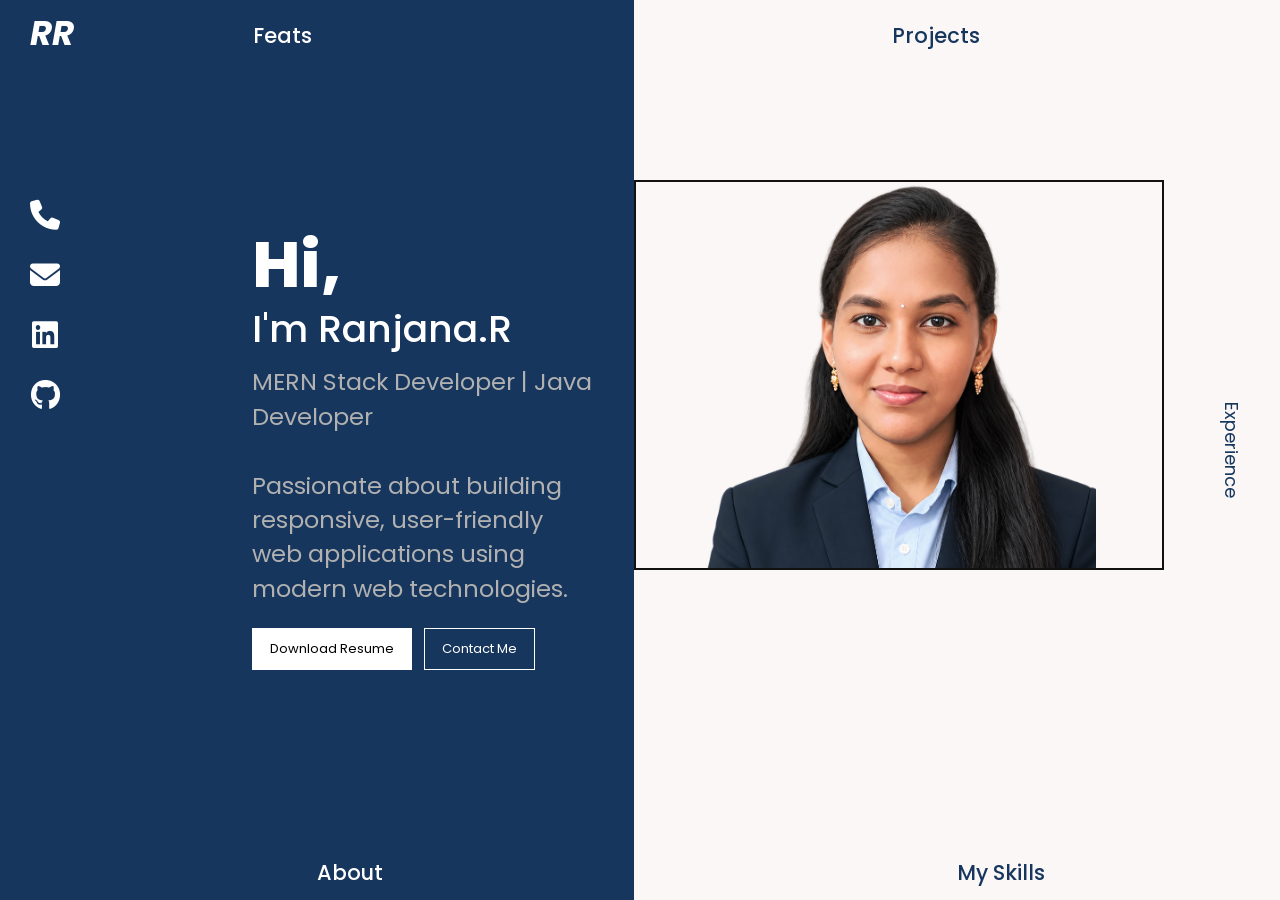
<file: index.html>
<!DOCTYPE html>
<html lang="en">
<head>
    <meta charset="UTF-8">
    <meta name="viewport" content="width=device-width, initial-scale=1.0">

    <title>Ranjana R | Portfolio</title>

    <link rel="icon" type="image/png" href="Attachments/icon.png">
    <link rel="stylesheet" href="style.css">

    <!-- Google Font -->
    <link href="https://fonts.googleapis.com/css2?family=Poppins:wght@300;400;500;600;700;800&display=swap"
          rel="stylesheet">

    <!-- Font Awesome Icons -->
    <link rel="stylesheet"
          href="https://cdnjs.cloudflare.com/ajax/libs/font-awesome/6.5.2/css/all.min.css">
</head>

<body>

    <!-- Desktop Logo -->
    <header class="logo desktop-logo">RR</header>

    <!-- Mobile Header -->
    <header class="mobile-header">
        <a href="index.html" class="mobile-logo">RR</a>

        <button class="hamburger"
                id="hamburger"
                aria-label="Open navigation menu"
                aria-expanded="false"
                aria-controls="mobileMenu">
            <i class="fas fa-bars"></i>
        </button>

        <!-- Mobile Navigation -->
        <nav class="mobile-menu" id="mobileMenu">
            <a href="index.html">Home</a>
            <a href="about.html">About</a>
            <a href="skills.html">My Skills</a>
            <a href="experience.html">Experience</a>
            <a href="Projects.html">Projects</a>
            <a href="certifications.html">Feats</a>
        </nav>
    </header>

    <main class="portfolio">

        <!-- Left Section -->
        <section class="left-section">

            <nav class="sidebar">
                <div class="social-icons">

                    <a href="tel:+918667681927"
                       aria-label="Phone Number"
                       title="Phone Number">
                        <i class="fas fa-phone"></i>
                    </a>

                    <a href="mailto:ranjana352004@gmail.com"
                       aria-label="Email"
                       title="Email">
                        <i class="fas fa-envelope"></i>
                    </a>

                    <a href="https://www.linkedin.com/in/r-ranjana/"
                       target="_blank"
                       rel="noopener noreferrer"
                       aria-label="LinkedIn"
                       title="LinkedIn">
                        <i class="fab fa-linkedin"></i>
                    </a>

                    <a href="https://github.com/Ranjana-R35"
                       target="_blank"
                       rel="noopener noreferrer"
                       aria-label="GitHub"
                       title="GitHub">
                        <i class="fab fa-github"></i>
                    </a>

                </div>
            </nav>

            <a class="feats" href="certifications.html">Feats</a>

            <div class="intro">

                <h1>Hi,</h1>

                <h2>I'm Ranjana.R</h2>

                <p>
                    MERN Stack Developer | Java Developer
                    <br><br>
                    Passionate about building responsive, user-friendly web
                    applications using modern web technologies.
                </p>

                <div class="buttons">

                    <a href="Attachments/Ranjana_R__Software_Developer.pdf"
                       class="btn btn-light"
                       download>
                        Download Resume
                    </a>

                    <a href="mailto:ranjana352004@gmail.com"
                       class="btn btn-outline">
                        Contact Me
                    </a>

                </div>

            </div>

            <a href="about.html" class="bottom-link">About</a>

        </section>

        <!-- Right Section -->
        <section class="right-section">

            <a href="Projects.html" class="projects">Projects</a>

            <div class="image-frame">
                <img src="Attachments/Ranjana_R_Image.png"
                     alt="Ranjana R">
            </div>

            <a href="experience.html"
               class="experience-side-link">
                Experience
            </a>

            <a href="skills.html" class="bottom-skills">
                My Skills
            </a>

        </section>

    </main>

    <!-- JavaScript -->
    <script src="script.js"></script>

</body>
</html>
</file>
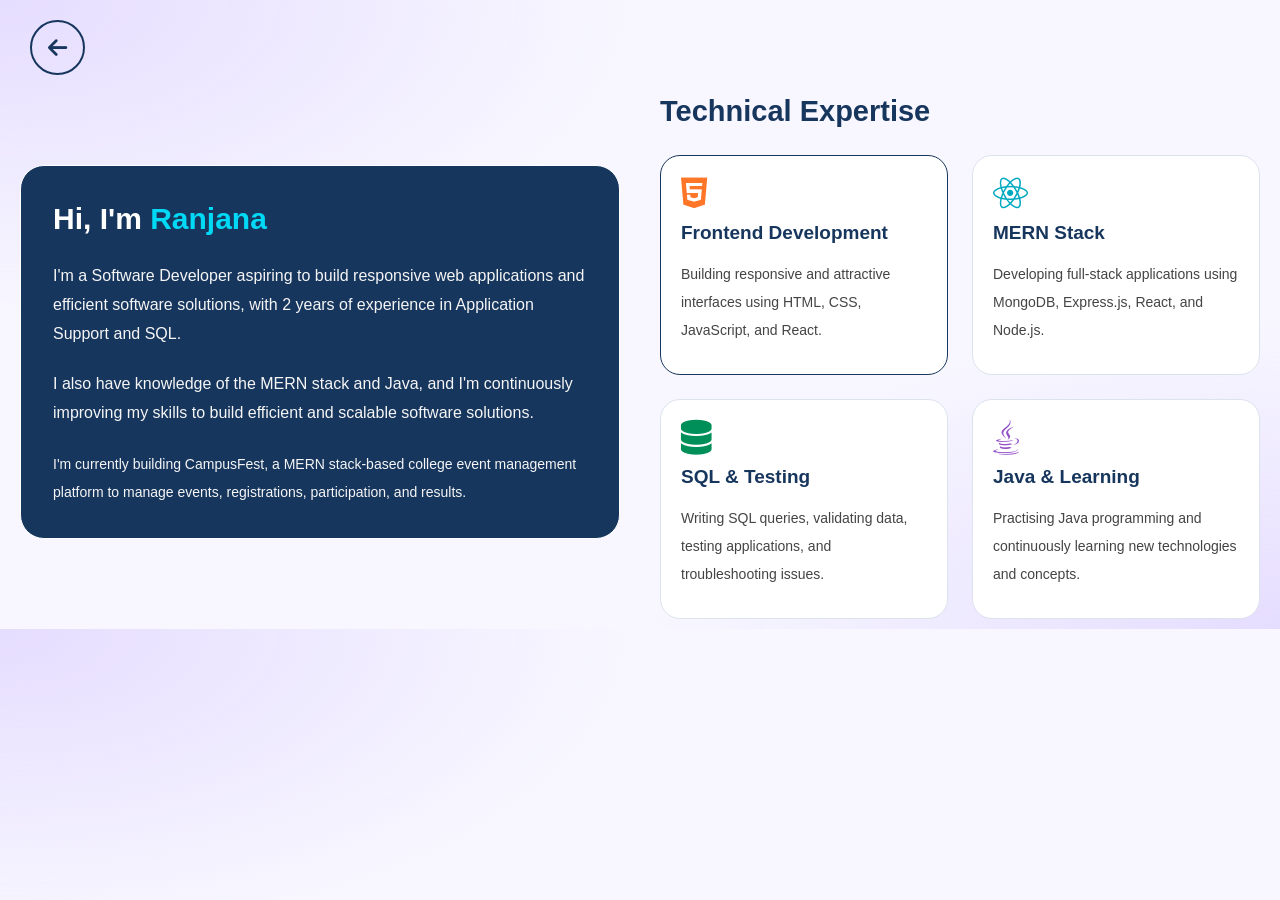
<file: about.html>
<!DOCTYPE html>
<html lang="en">
<head>
    <meta charset="UTF-8">
    <meta name="viewport" content="width=device-width, initial-scale=1.0">

    <title>About Me | Ranjana R</title>

    <link rel="stylesheet" href="about.css">

    <!-- Font Awesome Icons -->
    <link rel="stylesheet"
          href="https://cdnjs.cloudflare.com/ajax/libs/font-awesome/6.7.2/css/all.min.css">
</head>
<body>

    <!-- Back Button -->
     <div class="back-circle">
    <a class="back-button" href="index.html" aria-label="Go back to Home">
        <i class="fas fa-arrow-left"></i>
    </a>
    </div>

    <main class="about-container">

        <!-- About Me -->
        <section class="about-card">
            <h1>Hi, I'm <span>Ranjana</span></h1>

            <p>
                I'm a Software Developer aspiring to build responsive web
                applications and efficient software solutions, with 2 years
                of experience in Application Support and SQL.
            </p>

            <p>
                I also have knowledge of the MERN stack and Java, and I'm
                continuously improving my skills to build efficient and
                scalable software solutions.
            </p>

            <p class="education">
                I'm currently building CampusFest, a MERN stack-based
                college event management platform to manage events,
                registrations, participation, and results.
            </p>
        </section>

        <!-- Technical Expertise -->
        <section class="expertise-section">
            <h2>Technical Expertise</h2>

            <div class="expertise-grid">

                <article class="expertise-card highlight">
                    <i class="fa-brands fa-html5 card-icon orange"></i>
                    <h3>Frontend Development</h3>
                    <p>
                        Building responsive and attractive interfaces
                        using HTML, CSS, JavaScript, and React.
                    </p>
                </article>

                <article class="expertise-card">
                    <i class="fa-brands fa-react card-icon cyan"></i>
                    <h3>MERN Stack</h3>
                    <p>
                        Developing full-stack applications using
                        MongoDB, Express.js, React, and Node.js.
                    </p>
                </article>

                <article class="expertise-card">
                    <i class="fa-solid fa-database card-icon green"></i>
                    <h3>SQL & Testing</h3>
                    <p>
                        Writing SQL queries, validating data,
                        testing applications, and troubleshooting issues.
                    </p>
                </article>

                <article class="expertise-card">
                    <i class="fa-brands fa-java card-icon purple"></i>
                    <h3>Java & Learning</h3>
                    <p>
                        Practising Java programming and continuously
                        learning new technologies and concepts.
                    </p>
                </article>

            </div>
        </section>

    </main>

</body>
</html>
</file>
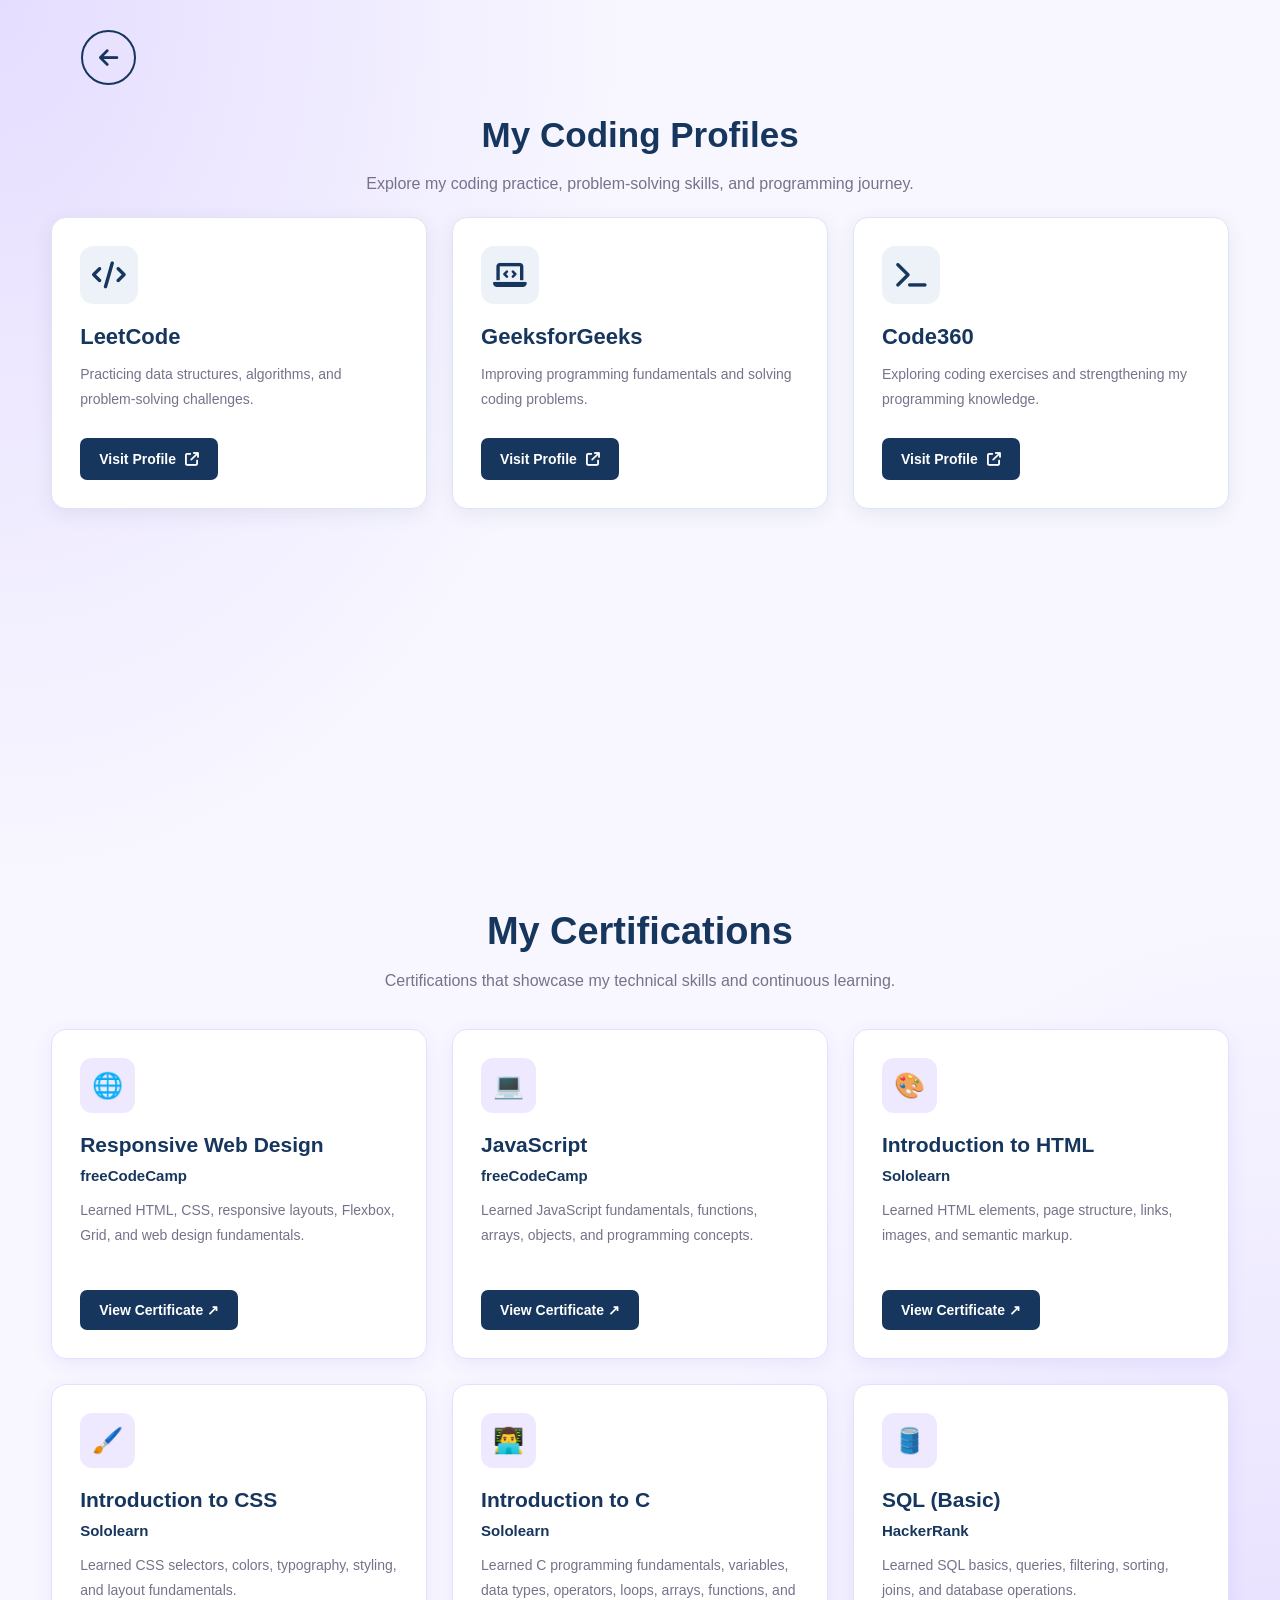
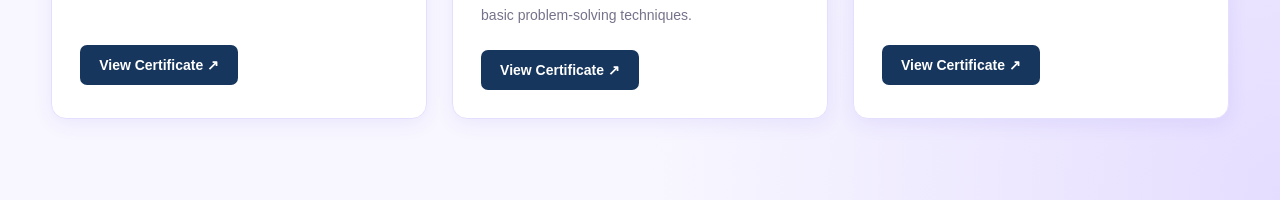
<file: certifcations.html>
<!DOCTYPE html>
<html lang="en">
<head>
    <meta charset="UTF-8">
    <meta name="viewport" content="width=device-width, initial-scale=1.0">

    <title>Certifications | My Portfolio</title>

    <link rel="stylesheet" href="certifications.css">
    <link rel="stylesheet"
          href="https://cdnjs.cloudflare.com/ajax/libs/font-awesome/6.7.2/css/all.min.css">

</head>
<body>
    
<!-- ========================================
     CODING PROFILES SECTION
======================================== -->

<section class="coding-profiles" id="coding-profiles">
<div class="back-circle">
    <a class="back-button" href="index.html" aria-label="Go back to Home">
        <i class="fas fa-arrow-left"></i>
    </a>
    </div>
    <div class="section-heading">
        <h1>My <span>Coding Profiles</span></h1>
        <p class="description">
            Explore my coding practice, problem-solving skills,
            and programming journey.
        </p>
    </div>

    <div class="profiles-container">

        <!-- LeetCode -->
        <div class="profile-card">
            <div class="profile-icon leetcode-icon">
                <i class="fas fa-code"></i>
            </div>

            <h2>LeetCode</h2>

            <p class="profile-description">
                Practicing data structures, algorithms,
                and problem-solving challenges.
            </p>

            <a href="https://leetcode.com/u/Ranjana_R/"
               target="_blank"
               rel="noopener noreferrer"
               class="profile-btn">
                Visit Profile <i class="fas fa-arrow-up-right-from-square"></i>
            </a>
        </div>

        <!-- GeeksforGeeks -->
        <div class="profile-card">
            <div class="profile-icon gfg-icon">
                <i class="fas fa-laptop-code"></i>
            </div>

            <h2>GeeksforGeeks</h2>

            <p class="profile-description">
                Improving programming fundamentals and
                solving coding problems.
            </p>

            <a href="https://www.geeksforgeeks.org/profile/ranjanaw37a/"
               target="_blank"
               rel="noopener noreferrer"
               class="profile-btn">
                Visit Profile <i class="fas fa-arrow-up-right-from-square"></i>
            </a>
        </div>

        <!-- Code360 / Coding Ninjas -->
        <div class="profile-card">
            <div class="profile-icon code360-icon">
                <i class="fas fa-terminal"></i>
            </div>

            <h2>Code360</h2>

            <p class="profile-description">
                Exploring coding exercises and strengthening
                my programming knowledge.
            </p>

            <a href="https://www.naukri.com/code360/profile/378ca8bc-6f89-4a8a-8c7b-4c0846123f0d"
               target="_blank"
               rel="noopener noreferrer"
               class="profile-btn">
                Visit Profile <i class="fas fa-arrow-up-right-from-square"></i>
            </a>
        </div>

    </div>

</section>
 
    <section class="certifications" id="certifications">

        <div class="section-heading">
            <h1>My <span>Certifications</span></h1>
            <p class="description">
                Certifications that showcase my technical skills
                and continuous learning.
            </p>
        </div>

        <div class="certification-container">

            <!-- Certification 1 -->
            <div class="certification-card">
                <div class="certificate-icon">🌐</div>

                <h2>Responsive Web Design</h2>

                <p class="issuer">freeCodeCamp</p>

                <p class="details">
                    Learned HTML, CSS, responsive layouts,
                    Flexbox, Grid, and web design fundamentals.
                </p>

                <a href="Attachments/Responsive Web Design.png"  target="_blank" class="certificate-btn">
                    View Certificate ↗
                </a>
            </div>

            <!-- Certification 2 -->
            <div class="certification-card">
                <div class="certificate-icon">💻</div>

                <h2>JavaScript</h2>

                <p class="issuer">freeCodeCamp</p>

                <p class="details">
                    Learned JavaScript fundamentals, functions,
                    arrays, objects, and programming concepts.
                </p>

                <a href="Attachments/JavaScript.png"  target="_blank" class="certificate-btn">
                    View Certificate ↗
                </a>
            </div>

            <!-- Certification 3 -->
            <div class="certification-card">
                <div class="certificate-icon">🎨</div>

                <h2>Introduction to HTML</h2>

                <p class="issuer">Sololearn</p>

                <p class="details">
                    Learned HTML elements, page structure,
                    links, images, and semantic markup.
                </p>

                <a href="Attachments/HTML.jpg"  target="_blank" class="certificate-btn">
                    View Certificate ↗
                </a>
            </div>

            <!-- Certification 4 -->
            <div class="certification-card">
                <div class="certificate-icon">🖌️</div>

                <h2>Introduction to CSS</h2>

                <p class="issuer">Sololearn</p>

                <p class="details">
                    Learned CSS selectors, colors, typography,
                    styling, and layout fundamentals.
                </p>

                <a href="Attachments/CSS.jpg" target="_blank"   class="certificate-btn">
                    View Certificate ↗
                </a>
            </div>

              <div class="certification-card">
                <div class="certificate-icon">👨‍💻</div>

                <h2>Introduction to C</h2>

                <p class="issuer">Sololearn</p>

                <p class="details">
                    Learned C programming fundamentals, variables,
    data types, operators, loops, arrays, functions,
    and basic problem-solving techniques.
                </p>

                <a href="Attachments/C.jpeg" target="_blank"   class="certificate-btn">
                    View Certificate ↗
                </a>
            </div>
              <div class="certification-card">
                <div class="certificate-icon">🛢️</div>

                <h2>SQL (Basic)</h2>

                <p class="issuer">HackerRank</p>

                <p class="details">
                      Learned SQL basics, queries, filtering, sorting,
    joins, and database operations.
                </p>

                <a href="Attachments/sql_basic certificate.pdf" target="_blank"   class="certificate-btn">
                    View Certificate ↗
                </a>
            </div>

        </div>

    </section>

</body>
</html>
</file>
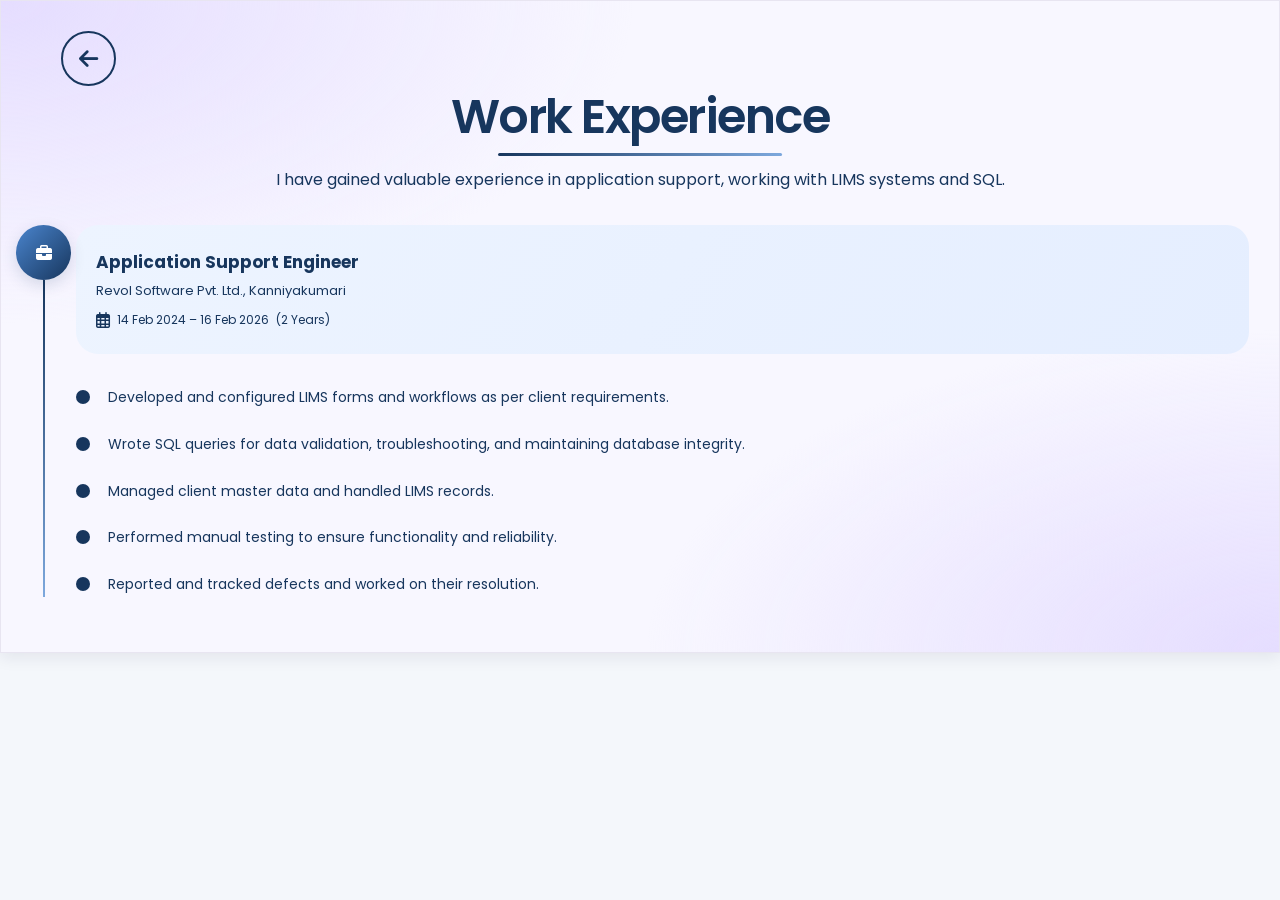
<file: experience.html>
<!DOCTYPE html>
<html lang="en">
<head>
    <meta charset="UTF-8">
    <meta name="viewport" content="width=device-width, initial-scale=1.0">
    <title>Work Experience | Portfolio</title>

    <link rel="stylesheet" href="experience.css">

    <!-- Font Awesome -->
    <link rel="stylesheet"
          href="https://cdnjs.cloudflare.com/ajax/libs/font-awesome/6.5.2/css/all.min.css">

    <!-- Google Font -->
    <link href="https://fonts.googleapis.com/css2?family=Poppins:wght@400;500;600;700&display=swap"
          rel="stylesheet">
</head>
<body>

    <section class="experience-section">
     <div class="back-circle">
    <a class="back-button" href="index.html" aria-label="Go back to Home">
        <i class="fas fa-arrow-left"></i>
    </a>
    </div>

        <div class="section-heading">
            <h1>Work Experience</h1>
            <p>
                I have gained valuable experience in application support,
                working with LIMS systems and SQL.
            </p>
        </div>

        <div class="experience-details">

            <div class="timeline-icon">
                <i class="fa-solid fa-briefcase"></i>
            </div>

            <div class="timeline-line"></div>

            <div class="company-card">
                <div class="job-info">
                    <h2>Application Support Engineer</h2>
                    <p>Revol Software Pvt. Ltd., Kanniyakumari</p>

                    <div class="job-date">
                        <i class="fa-regular fa-calendar-days"></i>
                        <span>14 Feb 2024 – 16 Feb 2026</span>
                        <span>(2 Years)</span>
                    </div>
                </div>
            </div>

            <div class="responsibilities">

                <div class="responsibility">
                    <span class="timeline-dot"></span>
                    <p>
                        Developed and configured LIMS forms and workflows
                        as per client requirements.
                    </p>
                </div>

                <div class="responsibility">
                    <span class="timeline-dot"></span>
                    <p>
                        Wrote SQL queries for data validation, troubleshooting,
                        and maintaining database integrity.
                    </p>
                </div>

                <div class="responsibility">
                    <span class="timeline-dot"></span>
                    <p>Managed client master data and handled LIMS records.</p>
                </div>

                <div class="responsibility">
                    <span class="timeline-dot"></span>
                    <p>
                        Performed manual testing to ensure functionality
                        and reliability.
                    </p>
                </div>

                <div class="responsibility">
                    <span class="timeline-dot"></span>
                    <p>
                        Reported and tracked defects and worked on their resolution.
                    </p>
                </div>

            </div>
        </div>
    </section>

</body>
</html>
</file>
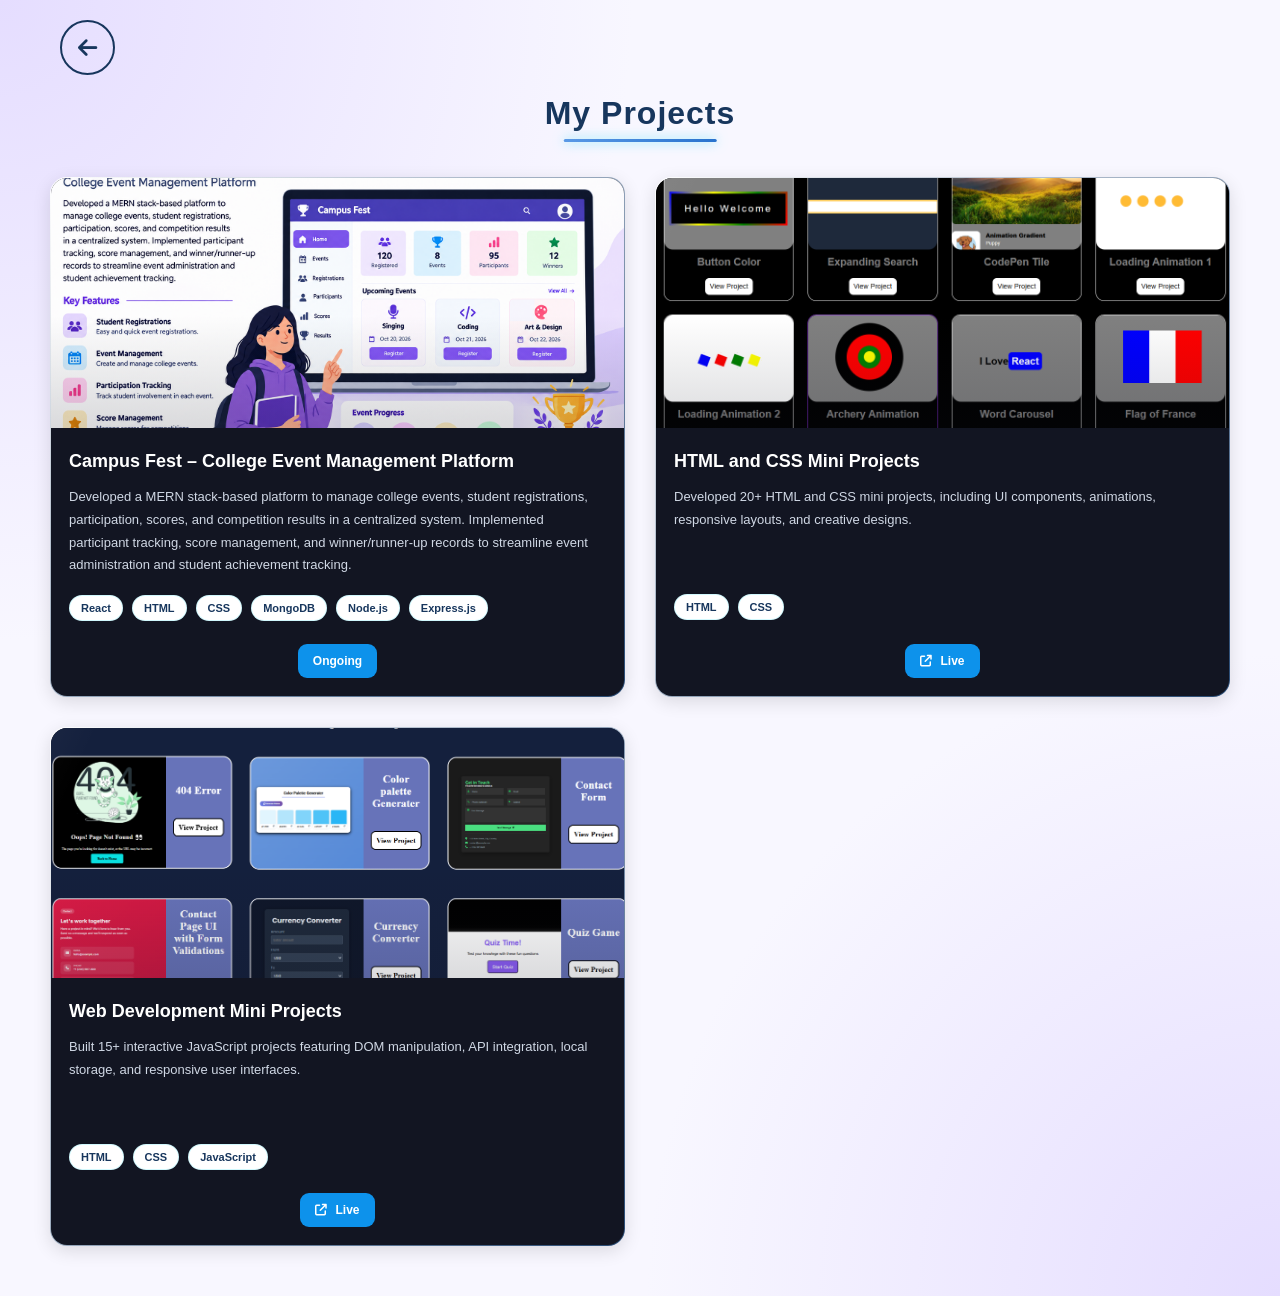
<file: Projects.html>
<!DOCTYPE html>
<html lang="en">
<head>
    <meta charset="UTF-8">
    <meta name="viewport" content="width=device-width, initial-scale=1.0">

    <title>My Projects | Portfolio</title>

    <link rel="stylesheet" href="Projects.css">

    <!-- Font Awesome -->
    <link rel="stylesheet"
          href="https://cdnjs.cloudflare.com/ajax/libs/font-awesome/6.7.2/css/all.min.css">
</head>
<body>

    <section class="projects-section">

        <div class="back-circle">
            <a href="index.html" class="back-button"
               aria-label="Go back to Home">
                <i class="fas fa-arrow-left"></i>
            </a>
        </div>

        <h1 class="section-title">My Projects</h1>

        <div class="projects-container">

            <!-- Project 1 -->
            <div class="project-card">

                <div class="project-image">
                    <img src="Attachments/Campus Fest MERN Event Platform.png"
                         alt="Campus Fest MERN Event Platform">
                </div>

                <div class="project-content">

                    <h2>Campus Fest – College Event Management Platform</h2>

                    <p>
                        Developed a MERN stack-based platform to manage college
                        events, student registrations, participation, scores,
                        and competition results in a centralized system.
                        Implemented participant tracking, score management,
                        and winner/runner-up records to streamline event
                        administration and student achievement tracking.
                    </p>

                    <div class="tech-tags">
                        <span>React</span>
                        <span>HTML</span>
                        <span>CSS</span>
                        <span>MongoDB</span>
                        <span>Node.js</span>
                        <span>Express.js</span>
                    </div>

                    <div class="project-buttons">
                        <span class="btn live-btn">Ongoing</span>
                    </div>

                </div>
            </div>

            <!-- Project 2 -->
            <div class="project-card">

                <div class="project-image">
                    <img src="Attachments/htmlandcss.png"
                         alt="HTML and CSS Mini Projects Preview">
                </div>

                <div class="project-content">

                    <h2>HTML and CSS Mini Projects</h2>

                    <p>
                        Developed 20+ HTML and CSS mini projects, including
                        UI components, animations, responsive layouts,
                        and creative designs.
                    </p>

                    <div class="tech-tags">
                        <span>HTML</span>
                        <span>CSS</span>
                    </div>

                    <div class="project-buttons">
                        <a href="https://ranjana-r35.github.io/my-learning-projects/"
                           class="btn live-btn"
                           target="_blank"
                           rel="noopener noreferrer">
                            <i class="fa-solid fa-arrow-up-right-from-square"></i>
                            Live
                        </a>
                    </div>

                </div>
            </div>

            <!-- Project 3 -->
            <div class="project-card">

                <div class="project-image">
                    <img src="Attachments/Webdevelopment.png"
                         alt="Web Development Mini Projects Preview">
                </div>

                <div class="project-content">

                    <h2>Web Development Mini Projects</h2>

                    <p>
                        Built 15+ interactive JavaScript projects featuring
                        DOM manipulation, API integration, local storage,
                        and responsive user interfaces.
                    </p>

                    <div class="tech-tags">
                        <span>HTML</span>
                        <span>CSS</span>
                        <span>JavaScript</span>
                    </div>

                    <div class="project-buttons">
                        <a href="https://ranjana-r35.github.io/Web-Development/"
                           class="btn live-btn"
                           target="_blank"
                           rel="noopener noreferrer">
                            <i class="fa-solid fa-arrow-up-right-from-square"></i>
                            Live
                        </a>
                    </div>

                </div>
            </div>

        </div>
    </section>

</body>
</html>
</file>
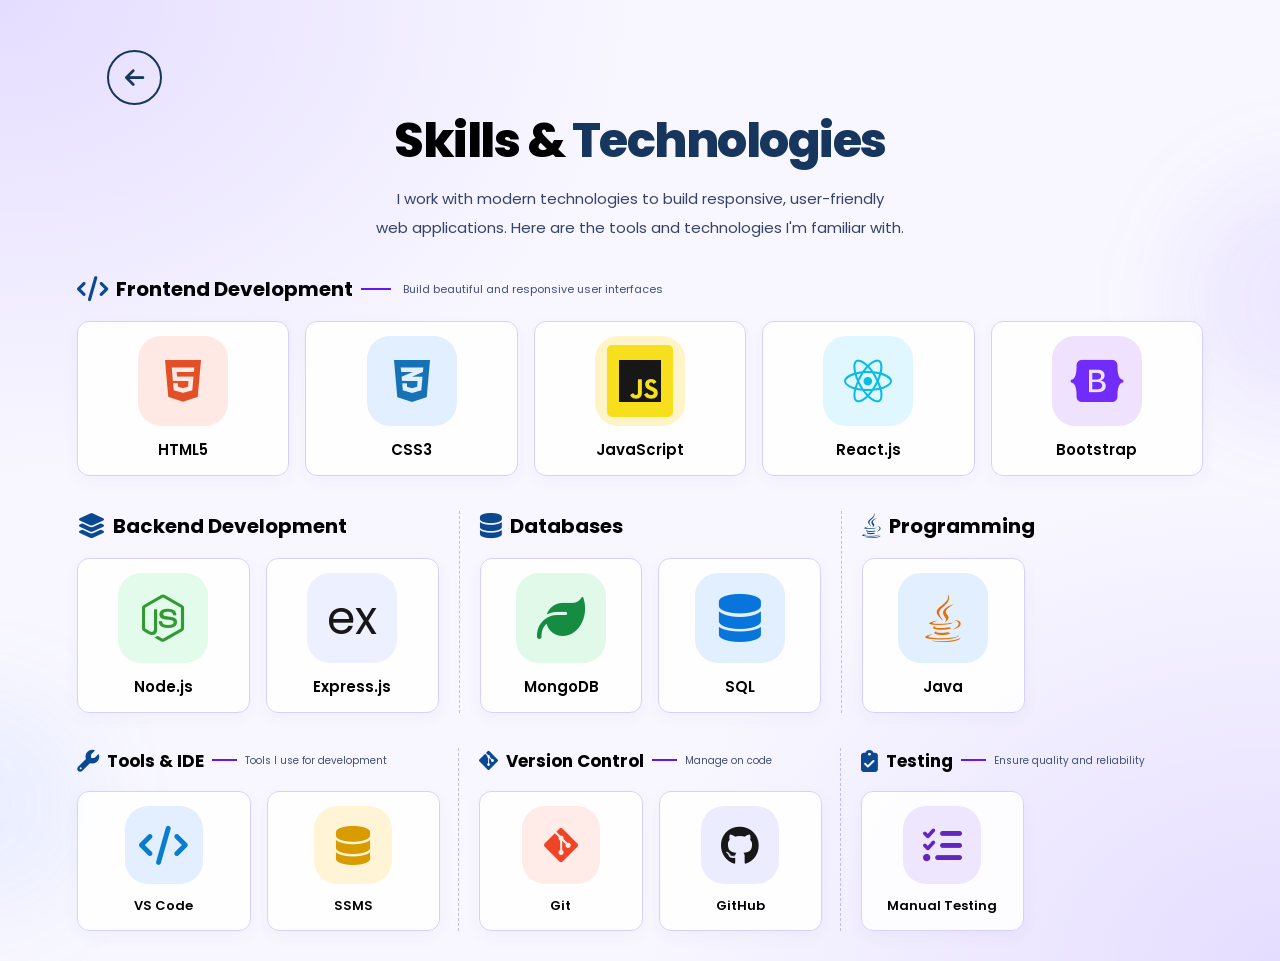
<file: skills.html>
<!DOCTYPE html>
<html lang="en">
<head>
    <meta charset="UTF-8">
    <meta name="viewport" content="width=device-width, initial-scale=1.0">

    <title>My Skills | Portfolio</title>

    <!-- Font Awesome Icons -->
    <link rel="stylesheet"
          href="https://cdnjs.cloudflare.com/ajax/libs/font-awesome/6.7.2/css/all.min.css">

    <!-- Google Font -->
    <link rel="preconnect" href="https://fonts.googleapis.com">
    <link rel="preconnect" href="https://fonts.gstatic.com" crossorigin>
    <link href="https://fonts.googleapis.com/css2?family=Poppins:wght@400;500;600;700;800&display=swap"
          rel="stylesheet">

    <!-- Custom CSS -->
    <link rel="stylesheet" href="skills.css">
</head>
<body>

    <section class="skills-section">

        <!-- Back Button -->
        <div class="back-circle">
            <a class="back-button" href="index.html"
               aria-label="Go back to Home">
                <i class="fas fa-arrow-left"></i>
            </a>
        </div>

        <!-- Section Heading -->
        <div class="section-heading">
            <h1>Skills &amp; <span>Technologies</span></h1>

            <p class="intro">
                I work with modern technologies to build responsive, user-friendly
                <br class="desktop-break">
                web applications. Here are the tools and technologies I'm familiar with.
            </p>
        </div>

        <!-- Frontend Development -->
        <div class="frontend category">
            <div class="category-heading">
                <h2>
                    <i class="fa-solid fa-code"></i>
                    Frontend Development
                </h2>
                <p>Build beautiful and responsive user interfaces</p>
            </div>

            <div class="skill-grid frontend-grid">
                <div class="skill-card">
                    <div class="icon-box html">
                        <i class="fa-brands fa-html5"></i>
                    </div>
                    <h3>HTML5</h3>
                </div>

                <div class="skill-card">
                    <div class="icon-box css">
                        <i class="fa-brands fa-css3-alt"></i>
                    </div>
                    <h3>CSS3</h3>
                </div>

                <div class="skill-card">
                    <div class="icon-box javascript">
                        <i class="fa-brands fa-js"></i>
                    </div>
                    <h3>JavaScript</h3>
                </div>

                <div class="skill-card">
                    <div class="icon-box react">
                        <i class="fa-brands fa-react"></i>
                    </div>
                    <h3>React.js</h3>
                </div>

                <div class="skill-card">
                    <div class="icon-box bootstrap">
                        <i class="fa-brands fa-bootstrap"></i>
                    </div>
                    <h3>Bootstrap</h3>
                </div>
            </div>
        </div>

        <!-- Backend, Databases and Programming -->
        <div class="two-columns">

            <!-- Backend Development -->
            <div class="category">
                <div class="category-heading">
                    <h2>
                        <i class="fa-solid fa-layer-group"></i>
                        Backend Development
                    </h2>
                </div>

                <div class="skill-grid">
                    <div class="skill-card">
                        <div class="icon-box node">
                            <i class="fa-brands fa-node-js"></i>
                        </div>
                        <h3>Node.js</h3>
                    </div>

                    <div class="skill-card">
                        <div class="icon-box express">ex</div>
                        <h3>Express.js</h3>
                    </div>
                </div>
            </div>

            <!-- Databases -->
            <div class="category">
                <div class="category-heading">
                    <h2>
                        <i class="fa-solid fa-database"></i>
                        Databases
                    </h2>
                </div>

                <div class="skill-grid">
                    <div class="skill-card">
                        <div class="icon-box mongo">
                            <i class="fa-solid fa-leaf"></i>
                        </div>
                        <h3>MongoDB</h3>
                    </div>

                    <div class="skill-card">
                        <div class="icon-box sql">
                            <i class="fa-solid fa-database"></i>
                        </div>
                        <h3>SQL</h3>
                    </div>
                </div>
            </div>

            <!-- Programming -->
            <div class="category">
                <div class="category-heading">
                    <h2>
                        <i class="fa-brands fa-java"></i>
                        Programming
                    </h2>
                </div>

                <div class="skill-grid">
                    <div class="skill-card">
                        <div class="icon-box java">
                            <i class="fa-brands fa-java"></i>
                        </div>
                        <h3>Java</h3>
                    </div>
                </div>
            </div>

        </div>

        <!-- Tools, Version Control and Testing -->
        <div class="bottom-columns">

            <!-- Tools and IDE -->
            <div class="category">
                <div class="category-heading">
                    <h2>
                        <i class="fa-solid fa-wrench"></i>
                        Tools &amp; IDE
                    </h2>
                    <p>Tools I use for development</p>
                </div>

                <div class="skill-grid">
                    <div class="skill-card">
                        <div class="icon-box vscode">
                            <i class="fa-solid fa-code"></i>
                        </div>
                        <h3>VS Code</h3>
                    </div>

                    <div class="skill-card">
                        <div class="icon-box ssms">
                            <i class="fa-solid fa-database"></i>
                        </div>
                        <h3>SSMS</h3>
                    </div>
                </div>
            </div>

            <!-- Version Control -->
            <div class="category">
                <div class="category-heading">
                    <h2>
                        <i class="fa-brands fa-git-alt"></i>
                        Version Control
                    </h2>
                    <p>Manage on code</p>
                </div>

                <div class="skill-grid">
                    <div class="skill-card">
                        <div class="icon-box git">
                            <i class="fa-brands fa-git-alt"></i>
                        </div>
                        <h3>Git</h3>
                    </div>

                    <div class="skill-card">
                        <div class="icon-box github">
                            <i class="fa-brands fa-github"></i>
                        </div>
                        <h3>GitHub</h3>
                    </div>
                </div>
            </div>

            <!-- Testing -->
            <div class="category">
                <div class="category-heading">
                    <h2>
                        <i class="fa-solid fa-clipboard-check"></i>
                        Testing
                    </h2>
                    <p>Ensure quality and reliability</p>
                </div>

                <div class="skill-grid">
                    <div class="skill-card">
                        <div class="icon-box testing">
                            <i class="fa-solid fa-list-check"></i>
                        </div>
                        <h3>Manual Testing</h3>
                    </div>
                </div>
            </div>

        </div>

    </section>

</body>
</html>
</file>
<file: style.css>
* {
    margin: 0;
    padding: 0;
    box-sizing: border-box;
}

html {
    scroll-behavior: smooth;
}

body {
    font-family: 'Poppins', sans-serif;
    background: #000;
    color: #fff;
}

a {
    text-decoration: none;
    color: inherit;
}

.portfolio {
    display: flex;
    min-height: 100vh;
}

/* Logo */
.logo {
    position: absolute;
    top: 8px;
    left: 30px;
    font-size: 34px;
    font-weight: 700;
    font-style: italic;
    z-index: 5;
}

/* Left Section */
.left-section {
    width: 49.5%;
    min-height: 100vh;
    background: #17365D;
    position: relative;
    display: flex;
    align-items: center;
    padding: 80px 40px 80px 19.7%;
}

.sidebar {
    position: absolute;
    left: 30px;
    top: 200px;
    display: flex;
    flex-direction: column;
    align-items: center;
}


.social-icons {
    display: flex;
    flex-direction: column;
    gap: 30px;
    font-size: 30px;
}

.intro {
    width: 100%;
    max-width: 400px;
    position: relative;
    z-index: 2;
}
.intro h1 {
    font-size: clamp(48px, 5vw, 68px);
    line-height: 1.1;
    font-weight: 800;
}
.intro h2 {
    font-size: clamp(26px, 3vw, 38px);
    font-weight: 500;
    white-space: nowrap;
}
.intro p {
    margin-top: 8px;
    font-size: clamp(17px, 1.85vw, 24px);
    line-height: 1.45;
    color: #b1b1b1;
}
.buttons {
    display: flex;
    gap: 12px;
    margin-top: 22px;
    flex-wrap: wrap;
}
.btn {
    padding: 10px 17px;
    font-size: 13px;
    border: 1px solid white;
    transition: 0.3s;
}
.btn-light {
    background: #fff;
    color: #000;
}
.btn-light:hover {
    background: #ccc;
}
.btn-outline:hover {
    background: #fff;
    color: #000;
}
.bottom-link {
    position: absolute;
    bottom: 12px;
    left: 50%;
    font-size: 21px;
    font-weight: 500;
}
/* Right Section */
.right-section {
    width: 50.5%;
    min-height: 100vh;
    background: #faf7f6;
    color:#17365D ;
    position: relative;
    display: flex;
    justify-content: center;
    align-items: center;
}
.projects{
    position: absolute;
    top: 20px;
    left: 40%;
    font-size: 21px;
     font-weight: 500;
}
.feats{
    position: absolute;
    top: 20px;
    left: 40%;
    font-size: 21px;
     font-weight: 500;
}
.image-frame {
    width: 82%;
    height: 390px;
    position: absolute;
    top: 20%;
    left: 0;
    border: 2px solid #111;
    display: flex;
    justify-content: center;
    align-items: center;
}
.image-frame img {
    width: 75%;
    height: 100%;
    object-fit: cover;
    object-position: center top;
}

.experience-side-link {
    position: absolute;
    right: 35px;
    top: 50%;
    writing-mode: vertical-rl;
    transform: translateY(-50%);
    font-size: 18px;
}


.bottom-skills {
    position: absolute;
    bottom: 12px;
    left: 50%;
    /* transform: translateX(-50%); */
    font-size: 21px;
    font-weight: 500;
}
/* Hide mobile navigation on desktop */
.mobile-header,
.mobile-menu {
    display: none;
}


/* Responsive Design */
@media (max-width: 900px) {
    .left-section {
        padding-left: 15%;
        padding-right: 25px;
    }

    .sidebar {
        left: 15px;
        top: 300px;
        gap: 15px;
    }
   

    .image-frame {
        top:350px;
        height: 320px;
    }

    .image-frame img {
        width: 70%;
    }

    .experience-side-link {
        right: 12px;
    }
}


/* =================================
   MOBILE PORTFOLIO DESIGN
   ================================= */

@media screen and (max-width: 600px) {

    body {
        background: white;
        color: #292832;
        overflow-x: hidden;
    }

    /* Mobile header */
    .mobile-header {
        display: flex;
        justify-content: space-between;
        align-items: center;
        padding: 12px 20px;
        background: #17365D;
        position: relative;
        z-index: 1001;
    }

    .desktop-logo {
        display: none;
    }

    .mobile-logo {
        color: white;
        font-size: 25px;
        font-weight: 800;
        font-style: italic;
        text-decoration: none;
    }

    .hamburger {
        background: transparent;
        border: none;
        color: white;
        font-size: 30px;
        cursor: pointer;
    }

    /* Hamburger dropdown */
    .mobile-menu {
        display: none;
        flex-direction: column;
        position: absolute;
        top: 100%;
        left: 50%;
        width: 50%;
        padding: 10px 20px;
        background: #fff;
        box-shadow: 0 5px 15px #0001;
        box-sizing: border-box;
        z-index: 1002;
                border-radius: 20px;

    }

    .mobile-menu.active {
        display: flex;
    }

    .mobile-menu a {
        color: #292832;
        text-align: center;
        padding: 12px;
        font-size: 14px;
    }

    .mobile-menu a:hover {
        color: #17365D;
         border-radius: 20px;
         box-shadow: 0 8px 20px rgba(0, 0, 0, 0.25);
        transform: scale(1.1);
    }

    /* Main layout */
    .portfolio {
        display: flex;
        flex-direction: column;
        width: 100%;
        min-height: auto;
    }

    /* Profile image first */
    .right-section {

        order: -1;
        width: 100%;
        min-height: 250px;
        /* height: 230px; */
        padding: 0;
        background: #17365D;
        color: #292832;
        position: relative;
        display: flex;
        justify-content: center;
        align-items: center;
    }

    /* Hide desktop navigation links */
    .projects,
    .feats,
    .experience-side-link,
    .bottom-skills,
    .bottom-link {
        display: none !important;
    }

    /* Profile image frame */
    .image-frame {
        background-color: white;
        position: absolute;
        top: 10px;
        left: 30%;
        width: 180px;
        height: 180px;
        border: none;
        border-radius: 50%;
        display: flex;
        justify-content: center;
        align-items: center;
    }

    .image-frame img {
        position: relative;
        z-index: 1;
        width: 100%;
        height: 100%;
        object-fit: cover;
        border-radius: 50%;
    }

    /* Introduction section */
    .left-section {
        order: 1;
        position: relative;
        width: 100%;
        min-height: 250px;
        padding:45px 25px;
        display: flex;
        flex-direction: column;
        align-items: center;
        background: #faf9fc;
        color: #292832;
        animation: none;
    }

    /* Social icons beside the profile photo */
    .sidebar {
        position: absolute;
        top: -155px;
        left: 25px;
        display: block;
        z-index: 3;

    }

    .social-icons {
        display: flex;
        flex-direction: column;
        align-items: center;
        gap: 17px;
        font-size: 19px;
    }

    .social-icons a {
        color: white;
    }

    /* Intro text */
    .intro {
        width: 100%;
        max-width: 100%;
        position: relative;
        z-index: 2;
    }

    .intro h1 {
        font-size: 23px;
        line-height: 1.4;
        font-weight: 700;
        text-align: center;
        color: #292832;
        animation: none;
    }

    .intro h2 {
        font-size: 27px;
        line-height: 1.35;
        font-weight: 800;
        text-align: center;
        white-space: normal;
        color: #292832;
        margin-bottom: 4px;
        animation: none;
    }

    .intro p {
        margin-top: 5px;
        font-size: 14px;
        line-height: 1.65;
        color: #777582;
        animation: none;
    }

    /* Buttons */

     .buttons {
        gap: 20px;
        margin-top: 22px; 
    }

    .btn {
        padding: 10px;
        font-size: 12px;
        border-radius: 4px;
        border: 1px solid #17365D;
        font-weight: 600;
        text-align: center;
    }
 

    .btn-light {
        background: #17365D;
        color: #fff;
    }

    .btn-light:hover {
        background: #17365D;
        color: #fff;
    }

    .btn-outline {
        background: transparent;
        color: #17365D;
    }

    .btn-outline:hover {
        background: #17365D;
        color: #fff;
    }

    /* Disable desktop hover transforms on mobile */
    .image-frame:hover img {
        transform: none;
        filter: none;
    }

    /* Prevent unwanted animation positioning */
    .logo,
    .intro h1,
    .intro h2,
    .intro p,
    .buttons,
    .image-frame {
        animation: none;
    }
}



.contact-links {
    display: flex;
    flex-direction: column;
    gap: 15px;
    margin-top: 20px;
}

.contact-link {
    display: flex;
    align-items: center;
    gap: 12px;
    color: #333;
    text-decoration: none;
    font-size: 16px;
    transition: color 0.3s ease;
}

.contact-link i {
    color: #007bff;
    font-size: 20px;
}

.contact-link:hover {
    color: #007bff;
}

.left-section {
    animation: slideInLeft 1s ease-out both;
}



/* 2. RR Logo animation */
.logo {
    animation: logoPop 0.8s ease-out both;
    transform-origin: center;
}

/* 3. Introduction animation */
.intro h1 {
    animation: fadeUp 0.8s ease-out 0.2s both;
}

.intro h2 {
    animation: fadeUp 0.8s ease-out 0.4s both;
}

.intro p {
    animation: fadeUp 0.8s ease-out 0.6s both;
}

.buttons {
    animation: fadeUp 0.8s ease-out 0.8s both;
}

/* 4. Profile image entrance */
.image-frame {
    animation: imageReveal 1s ease-out 0.3s both;
}

/* 5. Gentle floating effect */
.image-frame img {
    /* animation: floatImage 4s ease-in-out 1.5s infinite; */
    transition: transform 0.4s ease, filter 0.4s ease;
}

/* Pause floating effect while hovering */
.image-frame:hover img {
    animation-play-state: paused;
    transform: scale(1.04);
    filter: brightness(1.05);
}

/* 6. Social icon hover animation */
.social-icons a {
    display: inline-flex;
    align-items: center;
    justify-content: center;
    transition:
        color 0.3s ease,
        transform 0.3s ease,
        text-shadow 0.3s ease;
}

.social-icons a:hover,
.feats:hover
 {
    color: #ffffff;
    transform: translateY(-4px) scale(1.15);
    text-shadow: 0 0 12px rgba(255, 255, 255, 0.5);
}

/* 7. Navigation link animation */
.projects,
.feats,
.bottom-link,
.bottom-skills,
.experience-side-link {
    transition: color 0.3s ease, transform 0.3s ease;
}
.bottom-link:hover{
     color: #ffffff;
    transform: translateX(-5px);
    text-shadow: 0 0 12px rgba(255, 255, 255, 0.5);
}

.projects:hover {
    color:#17365D;;
    transform: translateY(-3px);
    text-shadow: 0 0 12px #6ca4e7;
}


.bottom-skills:hover {
    color:#17365D;;
    transform: translateX(-5px);
    text-shadow: 0 0 12px #6ca4e7;
}


/* Keep vertical Experience link centered */
.experience-side-link:hover {
    color: #17365D;
    transform: translateY(-50%) scale(1.05);
     text-shadow: 0 0 12px #6ca4e7;
}

/* 8. Button hover effects */
.btn {
    position: relative;
    overflow: hidden;
    transition:
        transform 0.3s ease,
        box-shadow 0.3s ease,
        background 0.3s ease,
        color 0.3s ease;
}

.btn:hover {
    transform: translateY(-4px);
    box-shadow: 0 8px 20px rgba(0, 0, 0, 0.25);
}

/* 9. Download button */
.btn-light:hover {
    background: #e5e5e5;
    color: #17365D;
}

/* 10. Contact button */
.btn-outline:hover {
    background: #ffffff;
    color: #17365D;
    box-shadow: 0 0 15px rgba(255, 255, 255, 0.2);
}

/* 11. Profile frame hover */
.image-frame {
    transition: border-color 0.4s ease, box-shadow 0.4s ease;
}

.image-frame:hover {
    border-color: #094896;
    box-shadow: 0 10px 30px rgba(23, 54, 93, 0.15);
}

/* 12. Entrance animation keyframes */
@keyframes slideInLeft {
    from {
        opacity: 0;
        transform: translateX(-45px);
    }

    to {
        opacity: 1;
        transform: translateX(0);
    }
}
@keyframes fadeUp {
    from {
        opacity: 0;
        transform: translateY(25px);
    }

    to {
        opacity: 1;
        transform: translateY(0);
    }
}

@keyframes logoPop {
    0% {
        opacity: 0;
        transform: scale(0.5) rotate(-10deg);
    }

    70% {
        transform: scale(1.1) rotate(3deg);
    }

    100% {
        opacity: 1;
        transform: scale(1) rotate(0);
    }
}

@keyframes imageReveal {
    from {
        opacity: 0;
        transform: scale(0.94);
    }

    to {
        opacity: 1;
        transform: scale(1);
    }
}

/* 13. Accessibility: respect reduced motion */
@media (prefers-reduced-motion: reduce) {
    *,
    *::before,
    *::after {
        animation-duration: 0.01ms !important;
        animation-iteration-count: 1 !important;
        scroll-behavior: auto !important;
        transition-duration: 0.01ms !important;
    }
}
</file>
<file: about.css>
* {
    margin: 0;
    padding: 0;
    box-sizing: border-box;
}

html {
    scroll-behavior: smooth;
}

body {
    font-family: Arial, Helvetica, sans-serif;
         background:
        radial-gradient(ellipse at top left, #e5ddff 0, transparent 35%),
        radial-gradient(ellipse at bottom right, #e5ddff 0, transparent 35%),
        #f8f7ff;
    line-height: 1.8;
    overflow-x: hidden;
}

/* Back Button */
.back-circle {
    width: 55px;
    height: 55px;
    border: 2px solid #17365D;
    border-radius: 50%;
    display: flex;
    align-items: center;
    justify-content: center;
    margin: 20px 30px 0;
    animation: backButtonEntry 0.8s ease-out both;
    transition: transform 0.3s ease, box-shadow 0.3s ease;
}

.back-button {
    width: 38px;
    height: 38px;
    display: flex;
    align-items: center;
    justify-content: center;
    color: #17365D;
    font-size: 22px;
    text-decoration: none;
    border-radius: 50%;
    transition: background-color 0.3s ease,
                color 0.3s ease;
}
.back-button i {
    transition: transform 0.3s ease;
}
.back-button:hover {
    background: #17365d;
    color: #fff;
}
.back-button:hover i {
    transform: translateX(-4px);
}

.back-circle:hover {
    transform: translateY(-4px) rotate(-5deg);
    box-shadow: 0 6px 18px #17365D;
}

/* Main Layout */
.about-container {
    display: grid;
    grid-template-columns: 1fr 1fr;
    gap: 40px;
    align-items: center;
    max-width: 1500px;
    padding: 10px 20px 10px;
  
}

/* About Card */
.about-card {
    background: #17365D;
    border: 1px solid white;
    border-radius: 24px;
    color: #FFFFFF;
    padding: 32px;
    opacity: 0;
    animation: slideInLeft 0.9s ease-out 0.2s forwards;
    transition: transform 0.4s ease,
                box-shadow 0.4s ease,
                border-color 0.4s ease;
}

.about-card:hover {
    transform: translateY(-5px);
    box-shadow: 0 15px 25px #17365D;
}

.about-card h1 {
    font-size: 30px;
    line-height: 1.4;
    margin-bottom: 22px;
    color: #FFFFFF;
}

.about-card h1 span {
    color: #00d9f5;
    display: inline-block;
    animation: nameGlow 2.5s ease-in-out infinite alternate;
}

.about-card p {
    color: #F5F5F5;
    font-size: 16px;
    margin-bottom: 22px;
}

.about-card .education {
    font-size: 14px;
    line-height: 2;
    margin-bottom: 0;
}

/* Technical Expertise */
.expertise-section h2 {
    font-size: 29px;
    margin-bottom: 18px;
    color: #17365D;
    opacity: 0;
    animation: fadeInUp 0.8s ease-out 0.5s forwards;
}

/* Expertise Grid */
.expertise-grid {
    display: grid;
    grid-template-columns: repeat(2, minmax(0, 1fr));
    gap: 24px;
}

/* Expertise Cards */
.expertise-card {
    background: #FFFFFF;
    border: 1px solid #dce3ed;
    border-radius: 20px;
    padding: 20px;
    min-height: 220px;
    opacity: 0;
    animation: fadeInUp 0.7s ease-out forwards;
    transition: transform 0.35s ease,
                border-color 0.35s ease,
                box-shadow 0.35s ease;
}

/* Staggered entrance animation */
.expertise-card:nth-child(1) {
    animation-delay: 0.6s;
}

.expertise-card:nth-child(2) {
    animation-delay: 0.8s;
}

.expertise-card:nth-child(3) {
    animation-delay: 1s;
}

.expertise-card:nth-child(4) {
    animation-delay: 1.2s;
}

/* Highlight Card */
.expertise-card.highlight {
    border-color: #17365D;
}

/* Card Hover */
.expertise-card:hover {
    transform: translateX(18px);
    box-shadow: 0 12px 12px #17365D;
    border:2px solid #17365D;
}

/* Icons */
.card-icon {
    display: inline-block;
    font-size: 35px;
    margin-bottom: 8px;
    transition: transform 0.35s ease;
}

.expertise-card:hover .card-icon {
    transform: translateY(-5px) rotate(-8deg) scale(1.1);
}

.expertise-card h3 {
    font-size: 19px;
    line-height: 1.5;
    margin-bottom: 12px;
    color: #17365D;
}

.expertise-card p {
    color: #444444;
    font-size: 14px;
    line-height: 2;
}

/* Icon Colors */
.orange {
    color: #ff7628;
}

.cyan {
    color: #00a9c0;
}

.green {
    color: #008f58;
}

.purple {
    color: #9250c9;
}

/* Animations */
@keyframes slideInLeft {
    from {
        opacity: 0;
        transform: translateX(-45px);
    }

    to {
        opacity: 1;
        transform: translateX(0);
    }
}

@keyframes fadeInUp {
    from {
        opacity: 0;
        transform: translateY(30px);
    }

    to {
        opacity: 1;
        transform: translateY(0);
    }
}

@keyframes backButtonEntry {
    from {
        opacity: 0;
        transform: translateY(-15px);
    }

    to {
        opacity: 1;
        transform: translateY(0);
    }
}

@keyframes nameGlow {
    from {
        text-shadow: 0 0 0 rgba(0, 217, 245, 0);
    }

    to {
        text-shadow: 0 0 12px rgba(0, 217, 245, 0.45);
    }
}

/* Tablet */
@media (max-width: 1000px) {
    .about-container {
        grid-template-columns: 1fr;
        gap: 35px;
        padding: 25px;
    }

    .expertise-section h2 {
        font-size: 27px;
    }
}

/* Mobile */
@media (max-width: 650px) {
    .back-circle {
        width: 48px;
        height: 48px;
        margin: 15px 20px 0;
    }

    .back-button {
        width: 34px;
        height: 34px;
        font-size: 19px;
    }

    .about-container {
        padding: 20px 15px 30px;
        gap: 30px;
    }

    .about-card {
        padding: 24px 20px;
        border-radius: 18px;
    }

    .about-card h1 {
        font-size: 26px;
    }

    .about-card p {
        font-size: 14px;
    }

    .expertise-section h2 {
        font-size: 24px;
    }

    .expertise-grid {
        grid-template-columns: 1fr;
        gap: 18px;
    }

    .expertise-card {
        min-height: auto;
        padding: 24px;
    }

    .expertise-card:hover {
        transform: translateY(-4px);
    }
}

/* Accessibility: Reduce motion when requested */
@media (prefers-reduced-motion: reduce) {
    *,
    *::before,
    *::after {
        animation: none !important;
        transition: none !important;
        scroll-behavior: auto !important;
    }

    .about-card,
    .expertise-section h2,
    .expertise-card {
        opacity: 1;
    }
}
</file>
<file: certifications.css>
/* ========================================
   GENERAL STYLES
======================================== */

* {
    margin: 0;
    padding: 0;
    box-sizing: border-box;
}

html {
    scroll-behavior: smooth;
}

body {
    font-family: Arial, sans-serif;
    /* background-color: #f8f7ff; */
    background:
        radial-gradient(ellipse at top left, #e5ddff 0, transparent 35%),
        radial-gradient(ellipse at bottom right, #e5ddff 0, transparent 35%),
        #f8f7ff;
    color: #17365D;
    overflow-x: hidden;
}

/* ========================================
   CERTIFICATIONS SECTION
======================================== */

.certifications {
    min-height: 100vh;
    padding: 10px 4%;
    animation: pageFadeIn 1s ease both;
}

/* ========================================
   BACK BUTTON
======================================== */

.back-circle {
    width: 55px;
    height: 55px;
    border: 2px solid #17365D;
    border-radius: 50%;
    display: flex;
    align-items: center;
    justify-content: center;
    margin: 20px 30px 30px;
    animation: slideRight 0.8s ease both;
    transition: transform 0.3s ease,
                box-shadow 0.3s ease;
}

.back-button {
    width: 38px;
    height: 38px;
    display: flex;
    align-items: center;
    justify-content: center;
    color: #17365D;
    font-size: 22px;
    text-decoration: none;
    border-radius: 50%;
    transition: background-color 0.3s ease,
                color 0.3s ease,
                transform 0.3s ease;
}

.back-button:hover {
    background-color: #17365D;
    color: #FFFFFF;
    transform: translateX(-3px);
}

.back-circle:hover {
    transform: translateY(-4px);
    box-shadow: 0 8px 18px #17365D;
}

/* ========================================
   SECTION HEADING
======================================== */

.section-heading {
    text-align: center;
    margin-bottom: 35px;
    animation: headingReveal 1s ease 0.2s both;
}

.subtitle {
    color: #17365D;
    font-size: 14px;
    font-weight: bold;
    letter-spacing: 3px;
    margin-bottom: 12px;
}

.section-heading h1 {
    font-size: 38px;
    margin-bottom: 15px;
}

.section-heading h1 span {
    color: #17365D;
    display: inline-block;
    animation: highlightReveal 1s ease 0.6s both;
}

.description {
    color: #77728a;
    font-size: 16px;
    line-height: 1.6;
    animation: fadeUp 0.9s ease 0.4s both;
}

/* ========================================
   CERTIFICATION CARDS GRID
======================================== */

.certification-container {
    display: grid;
    grid-template-columns: repeat(3, minmax(0, 1fr));
    gap: 25px;
    max-width: 1400px;
    margin: auto;
}

/* ========================================
   CERTIFICATION CARD ANIMATION
======================================== */

.certification-card {
    position: relative;
    overflow: hidden;
      background-color: #17365D;
    background-color: #ffffff;
    padding: 28px;
    border: 1px solid #e5dfff;
    border-radius: 15px;
    box-shadow: 0 5px 20px rgba(81, 56, 216, 0.08);

    opacity: 0;
    animation: cardReveal 0.8s ease forwards;

    transition: transform 0.35s ease,
                box-shadow 0.35s ease,
                border-color 0.35s ease;
}

/* Cards appear one after another */

.certification-card:nth-child(1) {
    animation-delay: 0.2s;
}

.certification-card:nth-child(2) {
    animation-delay: 0.35s;
}

.certification-card:nth-child(3) {
    animation-delay: 0.5s;
}

.certification-card:nth-child(4) {
    animation-delay: 0.65s;
}

.certification-card:nth-child(5) {
    animation-delay: 0.8s;
}

.certification-card:nth-child(6) {
    animation-delay: 0.95s;
}

/* Light sweep effect */

.certification-card::before {
    content: "";
    position: absolute;
    top: 0;
    left: -120%;
    width: 70%;
    height: 100%;
    background: linear-gradient(
        110deg,
        transparent,
        rgba(104, 69, 216, 0.07),
        transparent
    );
    transform: skewX(-20deg);
    transition: left 0.65s ease;
    pointer-events: none;
}

.certification-card:hover::before {
    left: 150%;
}

.certification-card:hover {
    transform: translateY(-8px) scale(1.01);
    border-color: #c7b8ff;
  
    box-shadow: 0 15px 20px #17365D;
}

/* ========================================
   CERTIFICATE ICON
======================================== */

.certificate-icon {
    width: 55px;
    height: 55px;
    display: flex;
    align-items: center;
    justify-content: center;
    background-color: #eee9ff;
    border-radius: 12px;
    font-size: 25px;
    margin-bottom: 20px;

    transition: transform 0.4s ease,
                background-color 0.4s ease,
                box-shadow 0.4s ease;
}

.certification-card:hover .certificate-icon {
    transform: rotate(-8deg) scale(1.12);
    background-color: #e1d7ff;
    box-shadow: 0 6px 15px rgba(104, 69, 216, 0.15);
}

/* ========================================
   CARD CONTENT
======================================== */

.certification-card h2 {
    font-size: 21px;
    margin-bottom: 10px;
    transition: color 0.3s ease;
}

.issuer {
    color: #17365D;
    font-weight: bold;
    font-size: 15px;
    margin-bottom: 14px;
}

.details {
    color: #77728a;
    font-size: 14px;
    line-height: 1.8;
    min-height: 70px;
    margin-bottom: 22px;
}

/* ========================================
   CERTIFICATE BUTTON
======================================== */

.certificate-btn {
    display: inline-block;
    padding: 10px 17px;
    color: #ffffff;
    background-color: #17365D;
    border: 2px solid #17365D;
    border-radius: 7px;
    text-decoration: none;
    font-size: 14px;
    font-weight: bold;

    transition: background-color 0.3s ease,
                color 0.3s ease,
                transform 0.3s ease,
                box-shadow 0.3s ease;
}

.certificate-btn:hover {
    background-color: #ffffff;
    color:#17365D;
    transform: translateY(-3px);
    box-shadow: 0 6px 15px rgba(104, 69, 216, 0.2);
}

.certificate-btn:active {
    transform: scale(0.96);
}

/* Keyboard accessibility */

.back-button:focus-visible,
.certificate-btn:focus-visible {
    outline: 3px solid #a895ff;
    outline-offset: 4px;
}

/* ========================================
   KEYFRAME ANIMATIONS
======================================== */

/* Whole page fades in */

@keyframes pageFadeIn {
    from {
        opacity: 0;
    }

    to {
        opacity: 1;
    }
}

/* Back button enters from the left */

@keyframes slideRight {
    from {
        opacity: 0;
        transform: translateX(-35px);
    }

    to {
        opacity: 1;
        transform: translateX(0);
    }
}

/* Heading moves upward */

@keyframes headingReveal {
    from {
        opacity: 0;
        transform: translateY(30px);
    }

    to {
        opacity: 1;
        transform: translateY(0);
    }
}

/* Highlighted heading appears */

@keyframes highlightReveal {
    from {
        opacity: 0;
        transform: translateY(12px) scale(0.95);
    }

    to {
        opacity: 1;
        transform: translateY(0) scale(1);
    }
}

/* Description fades upward */

@keyframes fadeUp {
    from {
        opacity: 0;
        transform: translateY(18px);
    }

    to {
        opacity: 1;
        transform: translateY(0);
    }
}

/* Cards enter from below */

@keyframes cardReveal {
    from {
        opacity: 0;
        transform: translateY(35px);
    }

    to {
        opacity: 1;
        transform: translateY(0);
    }
}

/* ========================================
   TABLET RESPONSIVE
======================================== */

@media (max-width: 900px) {
    .certification-container {
        gap: 20px;
    }

    .certification-card {
        padding: 23px;
    }

    .section-heading h1 {
        font-size: 34px;
    }
}

/* ========================================
   MOBILE RESPONSIVE
======================================== */

@media (max-width: 650px) {
    .certifications {
        padding: 20px 6% 40px;
    }

    .back-circle {
        width: 48px;
        height: 48px;
        margin: 10px 0 30px;
    }

    .back-button {
        width: 34px;
        height: 34px;
        font-size: 20px;
    }

    .section-heading {
        margin-bottom: 30px;
    }

    .section-heading h1 {
        font-size: 30px;
    }

    .description {
        font-size: 14px;
    }

    .certification-container {
        grid-template-columns: 1fr;
        gap: 20px;
    }

    .certification-card {
        padding: 23px;
    }

    .certification-card h2 {
        font-size: 19px;
    }
}

/* ========================================
   REDUCED MOTION ACCESSIBILITY
======================================== */

@media (prefers-reduced-motion: reduce) {
    *,
    *::before,
    *::after {
        animation-duration: 0.01ms !important;
        animation-iteration-count: 1 !important;
        scroll-behavior: auto !important;
        transition-duration: 0.01ms !important;
    }

    .certification-card {
        opacity: 1;
    }
}

/* ========================================
   CODING PROFILES SECTION
======================================== */

.coding-profiles {
    width: 100%;
    min-height: 100vh;
    padding: 10px 4%;
    color: #17365D;
}

/* Section heading */

.coding-profiles .section-heading {
    text-align: center;
    margin-bottom: 20px;
    animation: profileHeadingReveal 0.8s ease both;
}

.coding-profiles .section-heading h1 {
    font-size: 35px;
    margin-bottom: 15px;
}

.coding-profiles .section-heading h1 span {
    color: #17365D;
}

.coding-profiles .description {
    color: #77728a;
    font-size: 16px;
    line-height: 1.7;
}

/* Profiles grid */

.profiles-container {
    display: grid;
    grid-template-columns: repeat(3, minmax(0, 1fr));
    gap: 25px;
    max-width: 1200px;
    margin: 0 auto;
}

/* Profile cards */

.profile-card {
    position: relative;
    overflow: hidden;
    display: flex;
    flex-direction: column;
    align-items: flex-start;

    background: #ffffff;
    padding: 28px;
    border: 1px solid #dce5f0;
    border-radius: 15px;

    box-shadow: 0 5px 20px rgba(23, 54, 93, 0.08);

    opacity: 0;
    animation: profileCardReveal 0.7s ease forwards;

    transition: transform 0.35s ease,
                box-shadow 0.35s ease,
                border-color 0.35s ease;
}

/* Staggered entrance */

.profile-card:nth-child(1) {
    animation-delay: 0.2s;
}

.profile-card:nth-child(2) {
    animation-delay: 0.4s;
}

.profile-card:nth-child(3) {
    animation-delay: 0.6s;
}

/* Light sweep */

.profile-card::before {
    content: "";
    position: absolute;
    top: 0;
    left: -120%;
    width: 70%;
    height: 100%;

    background: linear-gradient(
        110deg,
        transparent,
        rgba(23, 54, 93, 0.08),
        transparent
    );

    transform: skewX(-20deg);
    transition: left 0.65s ease;
    pointer-events: none;
}

.profile-card:hover::before {
    left: 150%;
}

/* Hover effect */

.profile-card:hover {
    transform: translateY(-8px);
    border-color: #17365D;
    box-shadow: 0 15px 30px rgba(23, 54, 93, 0.18);
}

/* Profile icons */

.profile-icon {
    width: 58px;
    height: 58px;
    display: flex;
    align-items: center;
    justify-content: center;

    background: #edf2f8;
    color: #17365D;
    border-radius: 13px;

    font-size: 27px;
    margin-bottom: 20px;

    transition: transform 0.35s ease,
                background-color 0.35s ease,
                color 0.35s ease;
}

.profile-card:hover .profile-icon {
    transform: rotate(-6deg) scale(1.1);
    background: #17365D;
    color: #ffffff;
}

/* Card titles */

.profile-card h2 {
    font-size: 22px;
    margin-bottom: 12px;
    color: #17365D;
}

/* Card descriptions */

.profile-description {
    color: #77728a;
    font-size: 14px;
    line-height: 1.8;
    margin-bottom: 25px;
    flex-grow: 1;
}

/* Profile buttons */

.profile-btn {
    display: inline-flex;
    align-items: center;
    justify-content: center;
    gap: 9px;

    padding: 11px 17px;

    background: #17365D;
    color: #ffffff;
    border: 2px solid #17365D;
    border-radius: 7px;

    text-decoration: none;
    font-size: 14px;
    font-weight: bold;

    transition: background-color 0.3s ease,
                color 0.3s ease,
                transform 0.3s ease,
                box-shadow 0.3s ease;
}

.profile-btn:hover {
    background: #ffffff;
    color: #17365D;
    transform: translateY(-3px);
    box-shadow: 0 6px 15px rgba(23, 54, 93, 0.15);
}

.profile-btn:active {
    transform: scale(0.96);
}

.profile-btn:focus-visible {
    outline: 3px solid #8daed6;
    outline-offset: 4px;
}

/* Animations */

@keyframes profileHeadingReveal {
    from {
        opacity: 0;
        transform: translateY(25px);
    }

    to {
        opacity: 1;
        transform: translateY(0);
    }
}

@keyframes profileCardReveal {
    from {
        opacity: 0;
        transform: translateY(30px);
    }

    to {
        opacity: 1;
        transform: translateY(0);
    }
}

/* Tablet */

@media (max-width: 900px) {
    .profiles-container {
        grid-template-columns: repeat(2, minmax(0, 1fr));
        gap: 20px;
    }

    .coding-profiles .section-heading h1 {
        font-size: 34px;
    }
}

/* Mobile */

@media (max-width: 600px) {
    .coding-profiles {
        padding: 35px 6%;
    }

    .coding-profiles .section-heading h1 {
        font-size: 30px;
    }

    .coding-profiles .description {
        font-size: 14px;
    }

    .profiles-container {
        grid-template-columns: 1fr;
        gap: 20px;
    }

    .profile-card {
        padding: 23px;
    }

    .profile-card h2 {
        font-size: 20px;
    }
}

/* Reduced motion accessibility */

@media (prefers-reduced-motion: reduce) {
    .coding-profiles *,
    .coding-profiles *::before,
    .coding-profiles *::after {
        animation: none !important;
        transition: none !important;
    }

    .profile-card {
        opacity: 1;
    }
}
</file>
<file: experience.css>
* {
    margin: 0;
    padding: 0;
    box-sizing: border-box;
}

html {
    scroll-behavior: smooth;
}

body {
    font-family: 'Poppins', sans-serif;
    background: #f4f7fb;
    color: #17365D;
}

.back-circle {
    width: 55px;
    height: 55px;
    margin: 20px 30px 0;
    border: 2px solid #17365D;
    border-radius: 50%;
    display: flex;
    align-items: center;
    justify-content: center;
    animation: backButtonReveal 0.7s ease-out both;
    transition: transform 0.3s ease, box-shadow 0.3s ease;
}

.back-circle:hover {
    transform: translateY(-4px);
    box-shadow: 0 6px 15px #17365D25;
}

.back-button {
    width: 38px;
    height: 38px;
    display: flex;
    align-items: center;
    justify-content: center;
    color: #17365D;
    font-size: 22px;
    text-decoration: none;
    border-radius: 50%;
    transition: background-color 0.3s ease,
                color 0.3s ease;
}

.back-button:hover {
    background-color: #17365D;
    color: #FFFFFF;
}

.back-button:focus-visible {
    outline: 3px solid #7da8dd;
    outline-offset: 3px;
}
.back-button:hover i {
    transform: translateX(-4px);
}

.experience-section {
    padding: 10px 30px 35px;
      background:
        radial-gradient(ellipse at top left, #e5ddff 0, transparent 35%),
        radial-gradient(ellipse at bottom right, #e5ddff 0, transparent 35%),
        #f8f7ff;
    border: 1px solid #e8e5f1;
    box-shadow: 0 5px 15px rgba(25, 25, 70, 0.08);
    animation: pageFadeIn 0.9s ease-out both;
}

.section-heading {
    text-align: center;
    margin-bottom: 30px;
    animation: headingReveal 0.9s ease-out 0.15s both;
}

.section-heading h1 {
    position: relative;
    display: inline-block;
    font-size: clamp(30px, 4vw, 48px);
    line-height: 1.3;
    font-weight: 600;
    letter-spacing: -1.5px;
}

.section-heading h1::after {
    content: "";
    position: absolute;
    left: 50%;
    bottom: -8px;
    width: 0;
    height: 3px;
    border-radius: 5px;
    background: linear-gradient(90deg, #17365D, #7da8dd);
    transform: translateX(-50%);
    animation: underlineReveal 0.8s ease-out 0.7s forwards;
}

.section-heading p {
    margin-top: 18px;
    font-size: 16px;
    line-height: 1.8;
    color: #17365D;
    animation: fadeIn 1s ease-out 0.4s both;
}

.experience-details {
    position: relative;
    padding-left: 45px;
}

.timeline-icon {
    position: absolute;
    top: 0;
    left: -15px;
    z-index: 2;
    width: 55px;
    height: 55px;
    display: flex;
    align-items: center;
    justify-content: center;
    color: #ffffff;
    background: linear-gradient(135deg, #4a85ce, #17365D);
    border-radius: 50%;
    box-shadow: 0 5px 15px #17365D25;
    animation: iconPop 0.7s cubic-bezier(.2, .8, .3, 1.4) 0.5s both;
    transition: transform 0.3s ease,
                box-shadow 0.3s ease;
}

.timeline-icon:hover {
    transform: scale(1.1);
    box-shadow: 0 8px 22px #17365D40;
}

.timeline-line {
    position: absolute;
    left: 12px;
    top: 55px;
    bottom: 0;
    width: 2px;
    background: linear-gradient(#17365D, #7da8dd);
    transform: scaleY(0);
    transform-origin: top;
    animation: timelineGrow 1.5s ease-out 0.8s forwards;
}
.company-card {
    display: flex;
    align-items: center;
    padding: 25px 20px;
    margin-bottom: 30px;
    background: linear-gradient(120deg, #edf4ff, #e5eeff);
    border-radius: 22px;
    opacity: 0;
    animation: cardReveal 0.8s ease-out 0.65s forwards;
    transition: transform 0.35s ease,
                box-shadow 0.35s ease,
                background 0.35s ease;
}

.company-card:hover {
    transform: translateY(-6px);
    box-shadow: 0 12px 28px #17365D25;
    background: linear-gradient(120deg, #e1edff, #f0f5ff);
}

.job-info h2 {
    font-size: 17px;
    line-height: 1.5;
    margin-bottom: 5px;
}

.job-info > p {
    font-size: 13px;
    line-height: 1.6;
    color: #17365D;
}

.job-date {
    display: flex;
    flex-wrap: wrap;
    align-items: center;
    gap: 7px;
    margin-top: 10px;
    font-size: 12px;
    color: #17365D;
}

.job-date i {
    color: #17365D;
    font-size: 16px;
}
.responsibilities {
    position: relative;
}

.responsibility {
    position: relative;
    display: flex;
    align-items: flex-start;
    gap: 18px;
    margin-bottom: 20px;
    opacity: 0;
    animation: responsibilityReveal 0.65s ease-out forwards;
    transition: transform 0.3s ease;
}

.responsibility:nth-child(1) {
    animation-delay: 1s;
}

.responsibility:nth-child(2) {
    animation-delay: 1.2s;
}

.responsibility:nth-child(3) {
    animation-delay: 1.4s;
}

.responsibility:nth-child(4) {
    animation-delay: 1.6s;
}

.responsibility:nth-child(5) {
    animation-delay: 1.8s;
}

.responsibility:hover {
    transform: translateX(6px);
}

.timeline-dot {
    position: relative;
    z-index: 2;
    flex-shrink: 0;
    width: 14px;
    height: 14px;
    margin-top: 6px;
    background: #17365D;
    border-radius: 50%;
    transition: transform 0.3s ease,
                box-shadow 0.3s ease,
                background-color 0.3s ease;
}

.responsibility:hover .timeline-dot {
    transform: scale(1.3);
    background: #4a85ce;
    box-shadow: 0 0 0 5px #4a85ce25;
}

.responsibility p {
    font-size: 14px;
    line-height: 1.9;
    color: #17365D;
}

@keyframes pageFadeIn {
    from {
        opacity: 0;
    }
    to {
        opacity: 1;
    }
}

@keyframes headingReveal {
    from {
        opacity: 0;
        transform: translateY(-25px);
    }
    to {
        opacity: 1;
        transform: translateY(0);
    }
}

@keyframes fadeIn {
    from {
        opacity: 0;
    }
    to {
        opacity: 1;
    }
}

@keyframes underlineReveal {
    from {
        width: 0;
    }
    to {
        width: 75%;
    }
}

@keyframes iconPop {
    from {
        opacity: 0;
        transform: scale(0.4) rotate(-25deg);
    }
    to {
        opacity: 1;
        transform: scale(1) rotate(0);
    }
}

@keyframes timelineGrow {
    from {
        transform: scaleY(0);
    }
    to {
        transform: scaleY(1);
    }
}

@keyframes cardReveal {
    from {
        opacity: 0;
        transform: translateY(35px);
    }
    to {
        opacity: 1;
        transform: translateY(0);
    }
}

@keyframes responsibilityReveal {
    from {
        opacity: 0;
        transform: translateX(25px);
    }
    to {
        opacity: 1;
        transform: translateX(0);
    }
}

@keyframes backButtonReveal {
    from {
        opacity: 0;
        transform: translateX(-20px);
    }
    to {
        opacity: 1;
        transform: translateX(0);
    }
}

@media (max-width: 900px) {
    .experience-section {
        padding: 30px 22px;
    }

    .experience-details {
        margin-left: 10px;
    }
}

@media (max-width: 520px) {
    .experience-section {
        width: 96%;
        margin: 12px auto;
        padding: 25px 14px;
    }

    .back-circle {
        width: 48px;
        height: 48px;
        margin: 15px 15px 0;
    }

    .back-button {
        width: 34px;
        height: 34px;
        font-size: 19px;
    }

    .section-heading {
        margin-bottom: 30px;
    }

    .section-heading h1 {
        font-size: 30px;
    }

    .section-heading p {
        font-size: 13px;
    }

    .experience-details {
        padding-left: 28px;
        margin-left: 8px;
    }

    .timeline-icon {
        left: -13px;
        width: 43px;
        height: 43px;
        font-size: 14px;
    }

    .timeline-line {
        left: 7px;
        top: 43px;
    }

    .company-card {
        padding: 18px 12px;
        border-radius: 15px;
    }

    .job-info h2 {
        font-size: 14px;
    }

    .job-info > p,
    .job-date {
        font-size: 11px;
    }

    .responsibility {
        gap: 12px;
        margin-bottom: 17px;
    }

    .timeline-dot {
        width: 11px;
        height: 11px;
    }

    .responsibility p {
        font-size: 12px;
        line-height: 1.8;
    }
}

@media (prefers-reduced-motion: reduce) {
    *,
    *::before,
    *::after {
        animation: none !important;
        transition: none !important;
        scroll-behavior: auto !important;
    }

    .experience-section,
    .section-heading,
    .section-heading p,
    .section-heading h1::after,
    .timeline-icon,
    .timeline-line,
    .company-card,
    .responsibility,
    .back-circle {
        opacity: 1;
        transform: none;
    }

    .section-heading h1::after {
        width: 75%;
    }
}
</file>
<file: Projects.css>
* {
    margin: 0;
    padding: 0;
    box-sizing: border-box;
}

html {
    scroll-behavior: smooth;
}

body {
    font-family: Arial, Helvetica, sans-serif;
   background:
        radial-gradient(ellipse at top left, #e5ddff 0, transparent 35%),
        radial-gradient(ellipse at bottom right, #e5ddff 0, transparent 35%),
        #f8f7ff;
    color: #17365D;
    overflow-x: hidden;
}

.projects-section {
    width: 100%;
    min-height: 100vh;
    padding: 0 30px 50px;
    animation: pageReveal 0.9s ease both;
}

@keyframes pageReveal {
    from {
        opacity: 0;
        transform: translateY(20px);
    }

    to {
        opacity: 1;
        transform: translateY(0);
    }
}

.back-circle {
    width: 55px;
    height: 55px;
    margin: 20px 30px 0;
    border: 2px solid #17365D;
    border-radius: 50%;
    display: flex;
    align-items: center;
    justify-content: center;
    position: relative;
    transition:
        transform 0.4s ease,
        border-color 0.4s ease,
        box-shadow 0.4s ease;
    animation: backEntrance 0.8s ease both;
}

@keyframes backEntrance {
    from {
        opacity: 0;
        transform: translateX(-25px);
    }

    to {
        opacity: 1;
        transform: translateX(0);
    }
}

.back-button {
    width: 38px;
    height: 38px;
    display: flex;
    align-items: center;
    justify-content: center;
    border-radius: 50%;
    color: #17365D;
    font-size: 22px;
    text-decoration: none;
    transition:
        background-color 0.3s ease,
        transform 0.3s ease;
}


.back-circle:hover {
    transform: translateY(-4px) rotate(5deg);
    box-shadow: 0 0 18px #17365D;
}
.back-button:hover {
    background-color: #17365D;
    color: #FFFFFF;
}
.back-button:hover i {
    transform: translateX(-4px);
}
.section-title {
    width: fit-content;
    position: relative;
    margin: 0 auto 45px;
    padding-top: 20px;
    text-align: center;
    font-size: 32px;
    font-weight: 700;
    letter-spacing: 1px;
    animation: titleEntrance 0.8s ease both;
    animation-delay: 0.2s;
}

@keyframes titleEntrance {
    from {
        opacity: 0;
        transform: translateY(-20px);
    }

    to {
        opacity: 1;
        transform: translateY(0);
    }
}

/* Animated underline */

.section-title::after {
    content: "";
    position: absolute;
    left: 50%;
    bottom: -10px;
    width: 0;
    height: 3px;
    border-radius: 10px;
    background: linear-gradient(
        90deg,
        #5a99e6,
        #2873ce
    );
    box-shadow: 0 0 12px rgba(0, 217, 245, 0.6);
    transform: translateX(-50%);
    animation: underlineReveal 0.8s ease forwards;
    animation-delay: 0.8s;
}

@keyframes underlineReveal {
    to {
        width: 80%;
    }
}

.projects-container {
    max-width: 1180px;
    margin: 0 auto;
    display: grid;
    grid-template-columns: repeat(2, minmax(0, 1fr));
    gap: 30px;
    align-items: stretch;
}

.project-card {
    position: relative;
    display: flex;
    flex-direction: column;
    min-width: 0;
    overflow: hidden;
    border: 1px solid transparent;
    border-radius: 17px;
    background:
        linear-gradient(#121522, #121522) padding-box,
        linear-gradient(135deg, #ffffff, #294b75) border-box;

    box-shadow: 0 5px 18px rgba(0, 0, 0, 0.12);

    transition:
        transform 0.4s ease,
        box-shadow 0.4s ease,
        background 0.4s ease;

    animation: cardEntrance 0.8s ease both;
}

.project-card:nth-child(1) {
    animation-delay: 0.3s;
}

.project-card:nth-child(2) {
    animation-delay: 0.5s;
}

.project-card:nth-child(3) {
    animation-delay: 0.7s;
}

@keyframes cardEntrance {
    from {
        opacity: 0;
        transform: translateY(40px) scale(0.97);
    }

    to {
        opacity: 1;
        transform: translateY(0) scale(1);
    }
}


.project-card::before {
    content: "";
    position: absolute;
    top: -100%;
    left: -60%;
    width: 45%;
    height: 300%;
    z-index: 2;
    pointer-events: none;
    background: linear-gradient(
        90deg,
        transparent,
        rgba(255, 255, 255, 0.07),
        transparent
    );
    transform: rotate(25deg);
    transition: left 0.8s ease;
}

.project-card:hover::before {
    left: 130%;
}

.project-card:hover {
    transform: translateY(-9px);
    box-shadow:
        0 4px 5px white;
}


.project-image {
    position: relative;
    width: 100%;
    height: 250px;
    overflow: hidden;
    background-color: #f4f4f7;
}

.project-image img {
    display: block;
    width: 100%;
    height: 100%;
    object-fit: cover;
    object-position: center;
    transition:
        transform 0.7s cubic-bezier(0.2, 0.7, 0.3, 1),
        filter 0.5s ease;
}

.project-card:hover .project-image img {
    transform: scale(1.08);
    filter: brightness(1.08);
}


.project-image::after {
    content: "";
    position: absolute;
    inset: 0;
    background: linear-gradient(
        to bottom,
        transparent 55%,
        rgba(18, 21, 34, 0.3)
    );
    opacity: 0.5;
    pointer-events: none;
    transition: opacity 0.4s ease;
}

.project-card:hover .project-image::after {
    opacity: 0.15;
}

.project-content {
    display: flex;
    flex-direction: column;
    flex: 1;
    padding: 20px 18px 18px;
}

.project-content h2 {
    margin-bottom: 12px;
    color: #ffffff;
    font-size: 18px;
    line-height: 1.45;
    font-weight: 700;
    transition: color 0.3s ease;
}

.project-content p {
    margin-bottom: 18px;
    color: #d0d8e5;
    font-size: 13px;
    min-height: 90px;
    line-height: 1.75;
}

.tech-tags {
    display: flex;
    flex-wrap: wrap;
    gap: 9px;
    margin-bottom: 23px;
}

.tech-tags span {
    display: inline-block;
    padding: 6px 11px;
    border: 1px solid rgba(0, 217, 245, 0.18);
    border-radius: 20px;
    background-color:white;
    color: #17365D;
    font-size: 11px;
    font-weight: 600;
    cursor: default;
    transition:
        transform 0.3s ease,
        background-color 0.3s ease,
        color 0.3s ease,
        box-shadow 0.3s ease,
        border-color 0.3s ease;
}

.tech-tags span:hover {
    transform: translateY(-4px);
    background-color: #17365D;
    color: #ffffff;
    border-color: #00d9f5;
    box-shadow: 0 4px 12px rgba(0, 217, 245, 0.25);
}

.project-buttons {
    display: flex;
      flex-direction: column;
    align-items: center;
    margin-top: auto;
}

.btn {
    position: relative;
    display: inline-flex;
    align-items: center;
    justify-content: center;
    gap: 8px;
    padding: 10px 15px;
    overflow: hidden;
    border-radius: 9px;
    font-size: 12px;
    font-weight: 600;
    text-decoration: none;

    transition:
        background-color 0.3s ease,
        transform 0.3s ease,
        box-shadow 0.3s ease;
}

/* Live button */

.live-btn {
    background-color: #0d92eb;
    color: #ffffff;
}

.live-btn:hover {
    background-color: #009caf;
    transform: translateY(-3px);
    box-shadow: 0 6px 16px rgba(0, 188, 212, 0.3);
}

/* Arrow icon animation */

.live-btn i {
    transition: transform 0.3s ease;
}

.live-btn:hover i {
    transform: translate(3px, -3px);
}

/* Ongoing status */

span.btn.live-btn {
    cursor: default;
}

/* ========================================
   KEYBOARD ACCESSIBILITY
======================================== */

.back-button:focus-visible,
.btn:focus-visible {
    outline: 3px solid #ffffff;
    outline-offset: 4px;
}

/* ========================================
   TABLET RESPONSIVE DESIGN
======================================== */

@media (max-width: 768px) {

    .projects-section {
        padding: 20px 20px 40px;
    }

    .back-circle {
        margin: 0 0 20px;
    }

    .section-title {
        margin-bottom: 35px;
        font-size: 28px;
    }

    .projects-container {
        grid-template-columns: 1fr;
        gap: 25px;
        max-width: 560px;
    }

    .project-image {
        height: 240px;
    }

    .project-content {
        padding: 18px;
    }

    .project-content h2 {
        font-size: 18px;
    }

    .project-content p {
        font-size: 13px;
        min-height: 70px;
    }
}

/* ========================================
   MOBILE RESPONSIVE DESIGN
======================================== */

@media (max-width: 480px) {

    .projects-section {
        padding: 16px 14px 30px;
    }

    .back-circle {
        width: 48px;
        height: 48px;
        margin: 0 0 15px;
    }

    .back-button {
        width: 34px;
        height: 34px;
        font-size: 19px;
    }

    .section-title {
        padding-top: 10px;
        margin-bottom: 32px;
        font-size: 25px;
    }

    .projects-container {
        gap: 22px;
    }

    .project-card {
        border-radius: 14px;
    }

    .project-image {
        height: 180px;
    }

    .project-content {
        padding: 15px;
    }

    .project-content h2 {
        margin-bottom: 10px;
        font-size: 16px;
    }

    .project-content p {
        margin-bottom: 15px;
        font-size: 12px;
        line-height: 1.7;
    }

    .tech-tags {
        gap: 7px;
        margin-bottom: 18px;
    }

    .tech-tags span {
        padding: 5px 9px;
        font-size: 10px;
    }

    .btn {
        padding: 9px 12px;
        font-size: 11px;
    }
}

/* ========================================
   REDUCED MOTION ACCESSIBILITY
======================================== */

@media (prefers-reduced-motion: reduce) {

    *,
    *::before,
    *::after {
        animation-duration: 0.01ms !important;
        animation-iteration-count: 1 !important;
        scroll-behavior: auto !important;
        transition-duration: 0.01ms !important;
    }
}
</file>
<file: skills.css>
* {
    margin: 0;
    padding: 0;
    box-sizing: border-box;
}

body {
    font-family: 'Poppins', sans-serif;
}

.skills-section {
    width: 100%;
    margin: auto;
    padding: 30px 6%;
    position: relative;
    overflow: hidden;
    background:
        radial-gradient(ellipse at top left, #e5ddff 0, transparent 35%),
        radial-gradient(ellipse at bottom right, #e5ddff 0, transparent 35%),
        #f8f7ff;
    animation: pageReveal 1s ease-out both;
}

.skills-section::before,
.skills-section::after {
    content: "";
    position: absolute;
    border-radius: 50%;
    filter: blur(45px);
    pointer-events: none;
    z-index: 0;
    animation: glowFloat 7s ease-in-out infinite alternate;
}

.skills-section::before {
    width: 250px;
    height: 250px;
    top: 18%;
    right: -150px;
    background: rgba(130, 90, 255, 0.09);
}

.skills-section::after {
    width: 220px;
    height: 220px;
    bottom: 5%;
    left: -130px;
    background: rgba(79, 145, 255, 0.08);
    animation-direction: alternate-reverse;
    animation-duration: 8s;
}

.back-circle,
.section-heading,
.category,
.two-columns,
.bottom-columns {
    position: relative;
    z-index: 1;
}

.back-circle {
    width: 55px;
    height: 55px;
    margin: 20px 30px 0;
    display: flex;
    align-items: center;
    justify-content: center;
    border: 2px solid #17365d;
    border-radius: 50%;
    transition: 0.35s ease;
}

.back-button {
    width: 38px;
    height: 38px;
    display: flex;
    align-items: center;
    justify-content: center;
    color: #17365d;
    font-size: 22px;
    text-decoration: none;
    border-radius: 50%;
    transition: 0.35s ease;
}

.back-circle:hover {
    transform: translateY(-4px);
    box-shadow: 0 6px 18px #17365D;
}

.back-button:hover {
    background: #17365d;
    color: #fff;
}

.back-button i {
    transition: transform 0.35s ease;
}

.back-button:hover i {
    transform: translateX(-4px);
}

.section-heading {
    text-align: center;
    margin-bottom: 32px;
}

.section-heading h1 {
    margin-bottom: 8px;
    font-size: clamp(24px, 4vw, 48px);
    font-weight: 800;
    letter-spacing: -1.5px;
    animation: headingReveal 1s ease-out both;
}

.section-heading h1 span {
    color: #17365D;

}

.intro {
    color: #35436b;
    font-size: 15px;
    line-height: 1.9;
    animation: introReveal 1.2s ease-out 0.2s both;
}

.category {
    min-width: 0;
}

.frontend {
    margin-bottom: 35px;
    animation: categoryReveal 0.8s ease-out 0.2s both;
}

.two-columns {
    display: grid;
    grid-template-columns: 1fr 1fr 1fr;
    gap: 20px;
    margin-bottom: 35px;

    animation: categoryReveal 0.8s ease-out 0.35s both;
}

.bottom-columns {
    display: grid;
    grid-template-columns: 1fr 1fr 1fr;
    gap: 18px;
    animation: categoryReveal 0.8s ease-out 0.55s both;
}

.two-columns > .category + .category,
.bottom-columns > .category + .category {
    border-left: 1px dashed #c6baff;
    padding-left: 20px;
}

.category-heading {
    display: flex;
    align-items: center;
    gap: 8px;
    margin-bottom: 17px;
}

.category-heading h2 {
    display: flex;
    align-items: center;
    gap: 8px;
    font-size: 20px;
    font-weight: 700;
    white-space: nowrap;
}

.category-heading h2 i {
    color: #0b4892;
    font-size: 25px;
    transition: transform 0.35s ease, color 0.35s ease;
}

.category:hover .category-heading h2 i {
    transform: scale(1.15);
    color: #174b8b;
}

.category-heading p {
    color: #405078;
    font-size: 11px;
}

.category-heading p::before {
    content: "";
    display: inline-block;
    width: 30px;
    height: 2px;
    margin: 0 12px 3px 0;
    background: #6418ef;
}

.skill-grid {
    display: grid;
    grid-template-columns: repeat(2, minmax(0, 1fr));
    gap: 16px;
}

.frontend-grid {
    grid-template-columns: repeat(5, minmax(0, 1fr));
}

.skill-card {
    position: relative;
    isolation: isolate;
    overflow: hidden;
    min-width: 0;
    min-height: 155px;
    padding: 10px;
    display: flex;
    flex-direction: column;
    align-items: center;
    justify-content: center;
    gap: 12px;
    border: 1px solid #d5d0ff;
    border-radius: 12px;
    background: rgba(255, 255, 255, 0.85);
    box-shadow: 0 5px 18px rgba(80, 54, 160, 0.04);
    transition:
        transform 0.35s ease,
        box-shadow 0.35s ease,
        border-color 0.35s ease;
}

.skill-card::before {
    content: "";
    position: absolute;
    top: 0;
    left: -130%;
    width: 70%;
    height: 100%;
    background: linear-gradient(
        110deg,
        transparent,
        rgba(255, 255, 255, 0.75),
        transparent
    );
    transform: skewX(-20deg);
    transition: left 0.65s ease;
    pointer-events: none;
    z-index: -1;
}

.skill-card:hover::before {
    left: 150%;
}

.skill-card:hover {
    transform: translateY(-8px) scale(1.02);
    border-color: #0b68da;
    box-shadow:
        0 12px 28px rgba(100, 24, 239, 0.15),
        0 0 0 3px rgba(100, 24, 239, 0.04);
}

.skill-card h3 {
    font-size: 15px;
    font-weight: 600;
    text-align: center;
    transition: color 0.3s ease, letter-spacing 0.3s ease;
}

.skill-card:hover h3 {
    color: #10509e;
    letter-spacing: 0.3px;
}

.icon-box {
    width: 90px;
    height: 90px;
    display: flex;
    align-items: center;
    justify-content: center;
    border-radius: 23px;
    font-size: 48px;
    transition:
        transform 0.4s cubic-bezier(0.2, 0.8, 0.2, 1),
        box-shadow 0.4s ease,
        border-radius 0.4s ease;
}

.skill-card:hover .icon-box {
    transform: translateY(-5px) rotate(-5deg) scale(1.08);
    border-radius: 27px;
    box-shadow: 0 8px 18px rgba(100, 24, 239, 0.12);
}

.icon-box i {
    transition: transform 0.4s ease;
}

.skill-card:hover .icon-box i {
    transform: rotate(8deg) scale(1.12);
}

.html {
    background: #ffe9e5;
    color: #e34f26;
}

.css {
    background: #e1efff;
    color: #1572b6;
}

.javascript {
    background: #fff4c7;
    color: #171717;
}

.javascript i {
    padding: 12px;
    border-radius: 5px;
    background: #f7df1e;
}

.react {
    background: #e0f7ff;
    color: #08bce3;
}

.skill-card:hover .react i {
    animation: reactSpin 2s linear infinite;
}

.bootstrap {
    background: #eee2ff;
    color: #712cf9;
}

.node {
    background: #e3fbea;
    color: #339933;
}

.express {
    background: #edf0ff;
    color: #171717;
    font-size: 46px;
    font-weight: 400;
}

.skill-card:hover .express {
    transform: scale(1.12) rotate(-5deg);
    box-shadow: 0 8px 18px rgba(100, 24, 239, 0.12);
}

.mongo {
    background: #e1f9e8;
    color: #168c43;
}

.sql {
    background: #e2efff;
    color: #0875dc;
}

.java {
    background: #e1efff;
    color: #e76f00;
}

.vscode {
    background: #e3efff;
    color: #087dcc;
}

.ssms {
    background: #fff5d6;
    color: #d99c00;
}

.git {
    background: #ffebe7;
    color: #f04427;
}

.github {
    background: #ececff;
    color: #171717;
}

.testing {
    background: #eee6ff;
    color: #6425bd;
}

.bottom-columns .category-heading {
    flex-wrap: wrap;
}

.bottom-columns .category-heading h2 {
    font-size: 17px;
}

.bottom-columns .category-heading h2 i {
    font-size: 22px;
}

.bottom-columns .category-heading p {
    font-size: 10px;
}

.bottom-columns .category-heading p::before {
    width: 25px;
    margin-right: 8px;
}

.bottom-columns .skill-card {
    min-height: 140px;
}

.bottom-columns .icon-box {
    width: 78px;
    height: 78px;
    font-size: 39px;
}

.bottom-columns .skill-card h3 {
    font-size: 13px;
}

@keyframes pageReveal {
    from {
        opacity: 0;
        transform: translateY(25px);
    }

    to {
        opacity: 1;
        transform: translateY(0);
    }
}

@keyframes headingReveal {
    from {
        opacity: 0;
        transform: translateY(20px) scale(0.96);
    }

    to {
        opacity: 1;
        transform: translateY(0) scale(1);
    }
}

@keyframes introReveal {
    from {
        opacity: 0;
        transform: translateY(15px);
    }

    to {
        opacity: 1;
        transform: translateY(0);
    }
}

@keyframes categoryReveal {
    from {
        opacity: 0;
        transform: translateY(30px);
    }

    to {
        opacity: 1;
        transform: translateY(0);
    }
}

@keyframes reactSpin {
    to {
        transform: rotate(360deg);
    }
}

@keyframes glowFloat {
    from {
        transform: translateY(-15px) scale(0.9);
    }

    to {
        transform: translateY(25px) scale(1.15);
    }
}

@media (max-width: 1000px) {
    .skills-section {
        padding: 35px 4%;
    }

    .frontend-grid {
        grid-template-columns: repeat(3, minmax(0, 1fr));
    }

    .two-columns {
        grid-template-columns: repeat(2, minmax(0, 1fr));
        gap: 25px;
    }

    .two-columns > .category:last-child {
        border-left: none;
        padding-left: 0;
    }

    .bottom-columns {
        grid-template-columns: repeat(2, minmax(0, 1fr));
        row-gap: 30px;
    }

    .bottom-columns > .category:nth-child(3) {
        border-left: none;
        padding-left: 0;
    }
}

@media (max-width: 600px) {
    .skills-section {
        padding: 30px 18px;
    }

    .back-circle {
        margin: 5px 0 25px;
    }

    .section-heading {
        margin-bottom: 32px;
    }

    .section-heading h1 {
        font-size: 30px;
        letter-spacing: -1px;
    }

    .intro {
        font-size: 13px;
    }

    .desktop-break {
        display: none;
    }

    .category-heading {
        align-items: flex-start;
        flex-direction: column;
        gap: 7px;
    }

    .category-heading h2 {
        font-size: 19px;
        white-space: normal;
    }

    .category-heading p {
        text-align: left;
    }

    .frontend-grid {
        grid-template-columns: repeat(2, minmax(0, 1fr));
    }

    .skill-card {
        min-height: 135px;
    }

    .icon-box {
        width: 72px;
        height: 72px;
        font-size: 39px;
        border-radius: 18px;
    }

    .two-columns,
    .bottom-columns {
        grid-template-columns: 1fr;
        gap: 30px;
    }

    .two-columns > .category + .category,
    .bottom-columns > .category + .category {
        border-left: none;
        padding-left: 0;
    }

    .bottom-columns .category-heading {
        align-items: flex-start;
    }

    .bottom-columns .skill-card {
        min-height: 130px;
    }
}

@media (prefers-reduced-motion: reduce) {
    *,
    *::before,
    *::after {
        animation-duration: 0.01ms !important;
        animation-iteration-count: 1 !important;
        transition-duration: 0.01ms !important;
        scroll-behavior: auto !important;
    }
}
</file>
